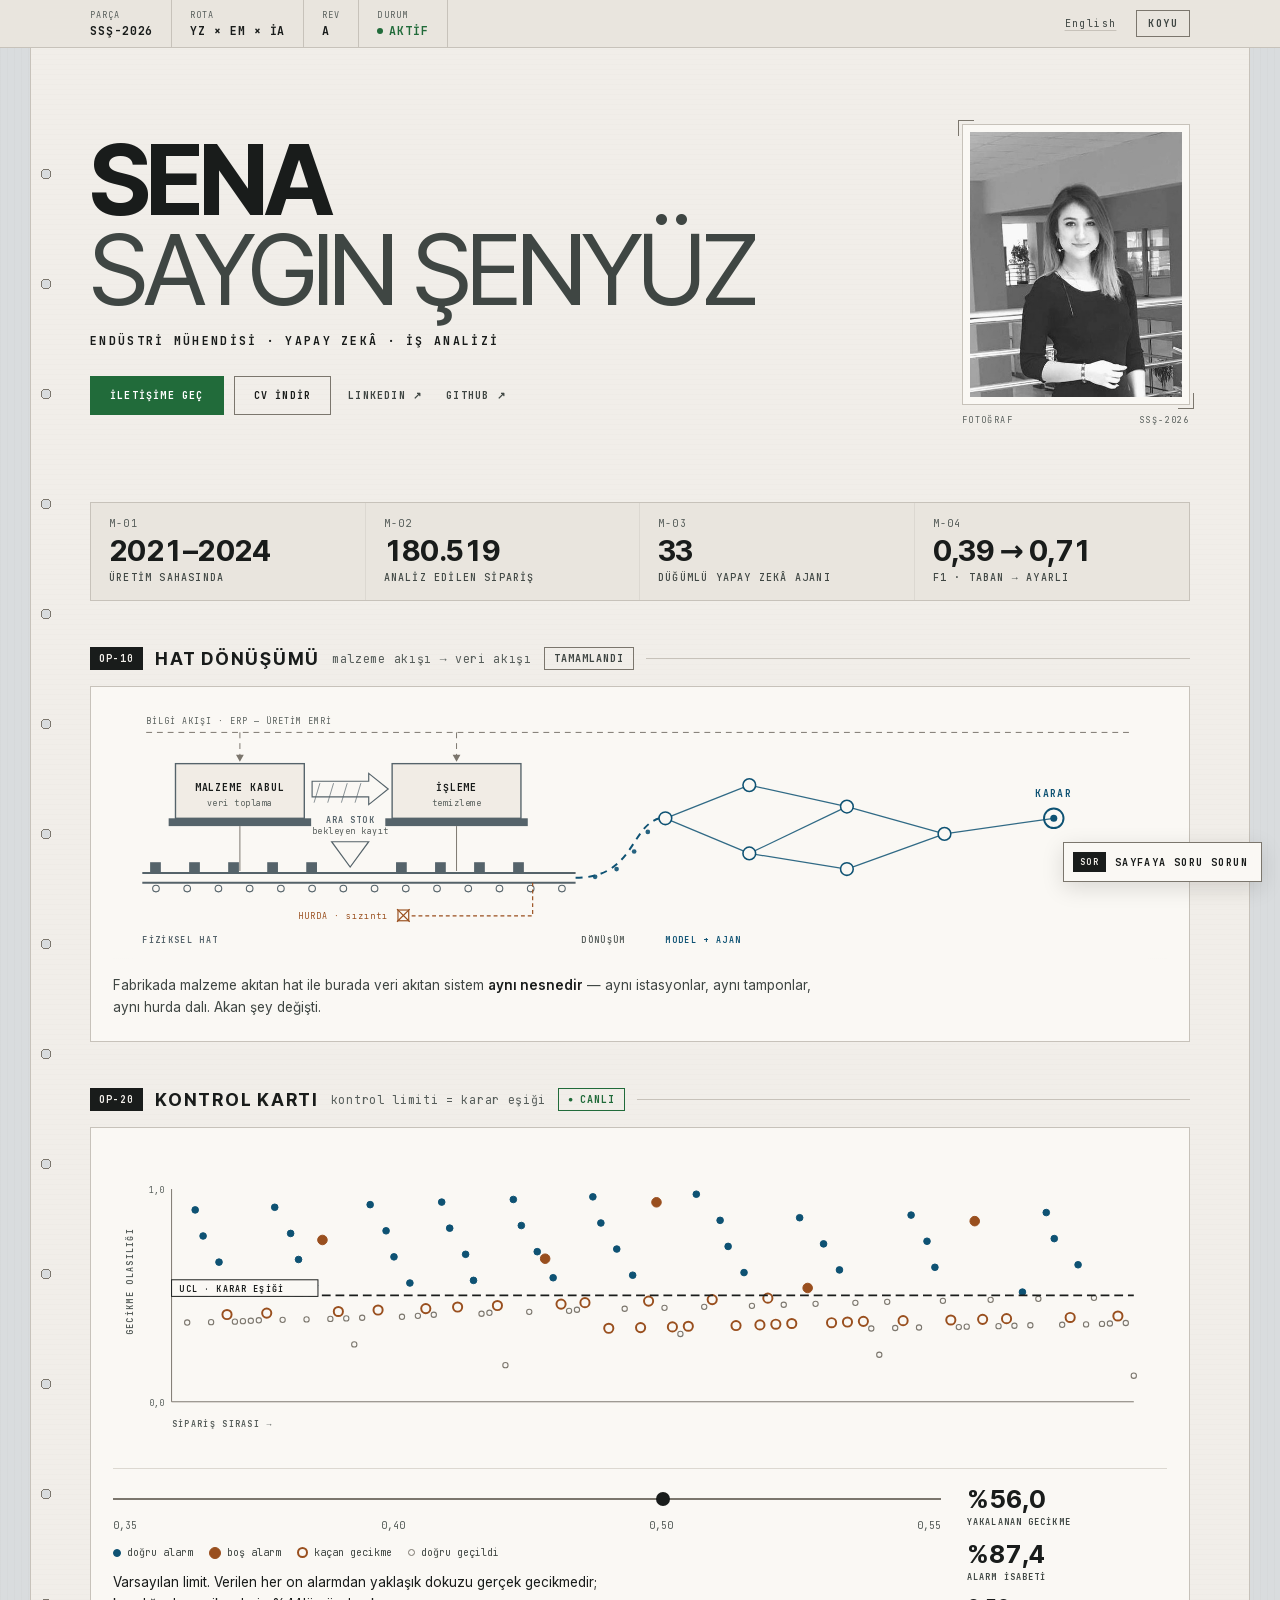
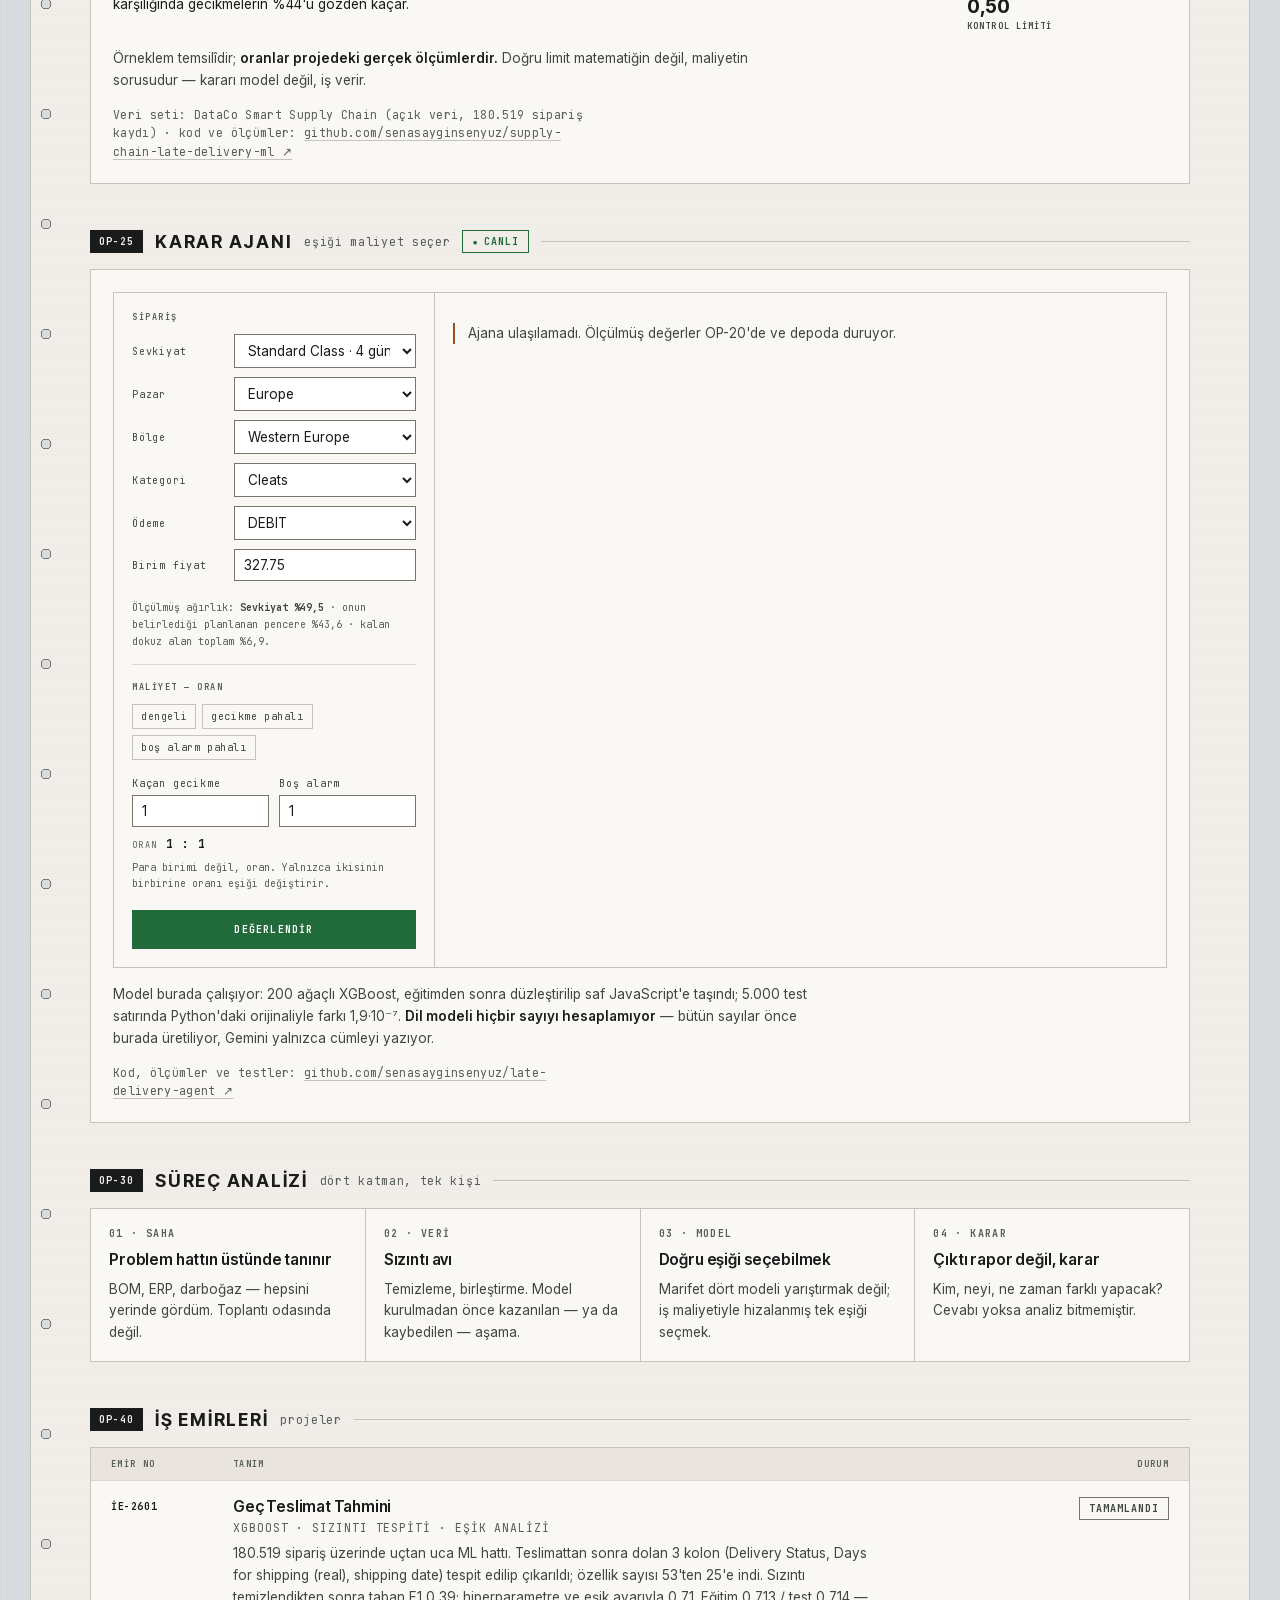
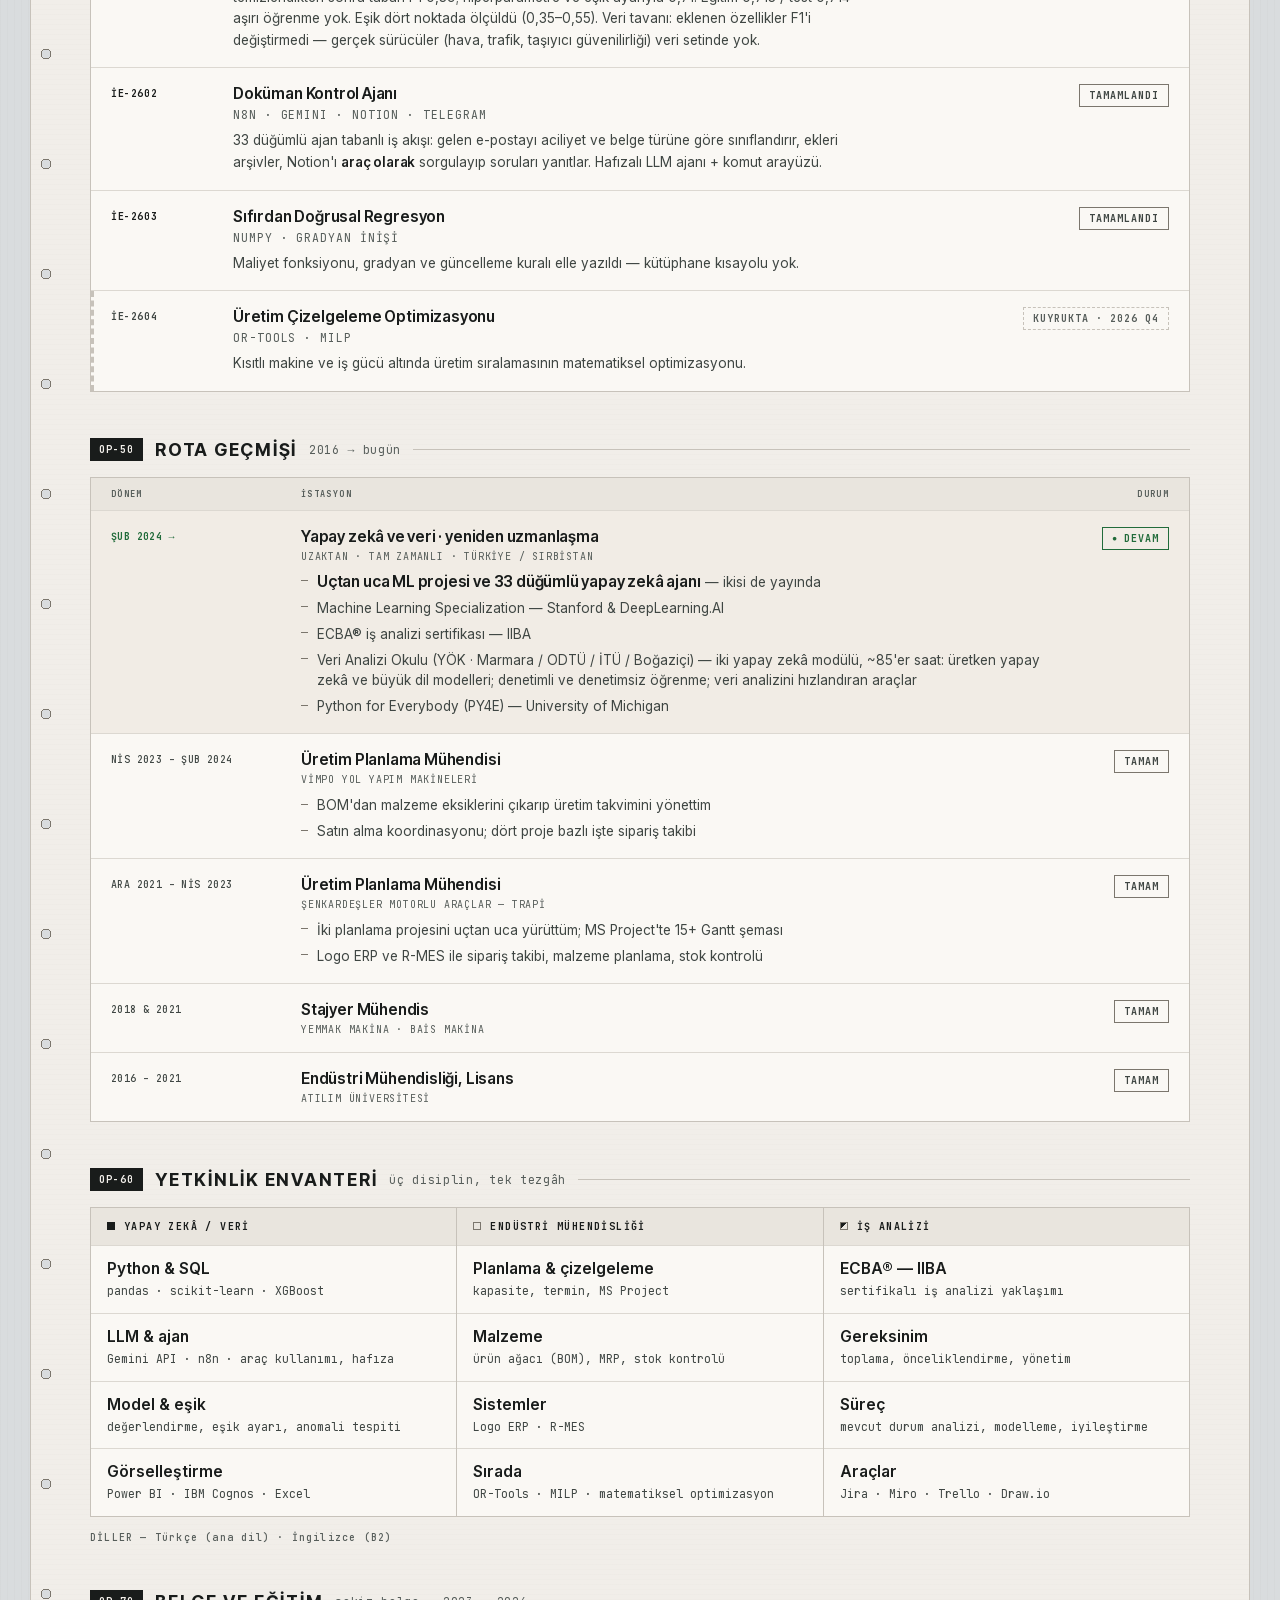
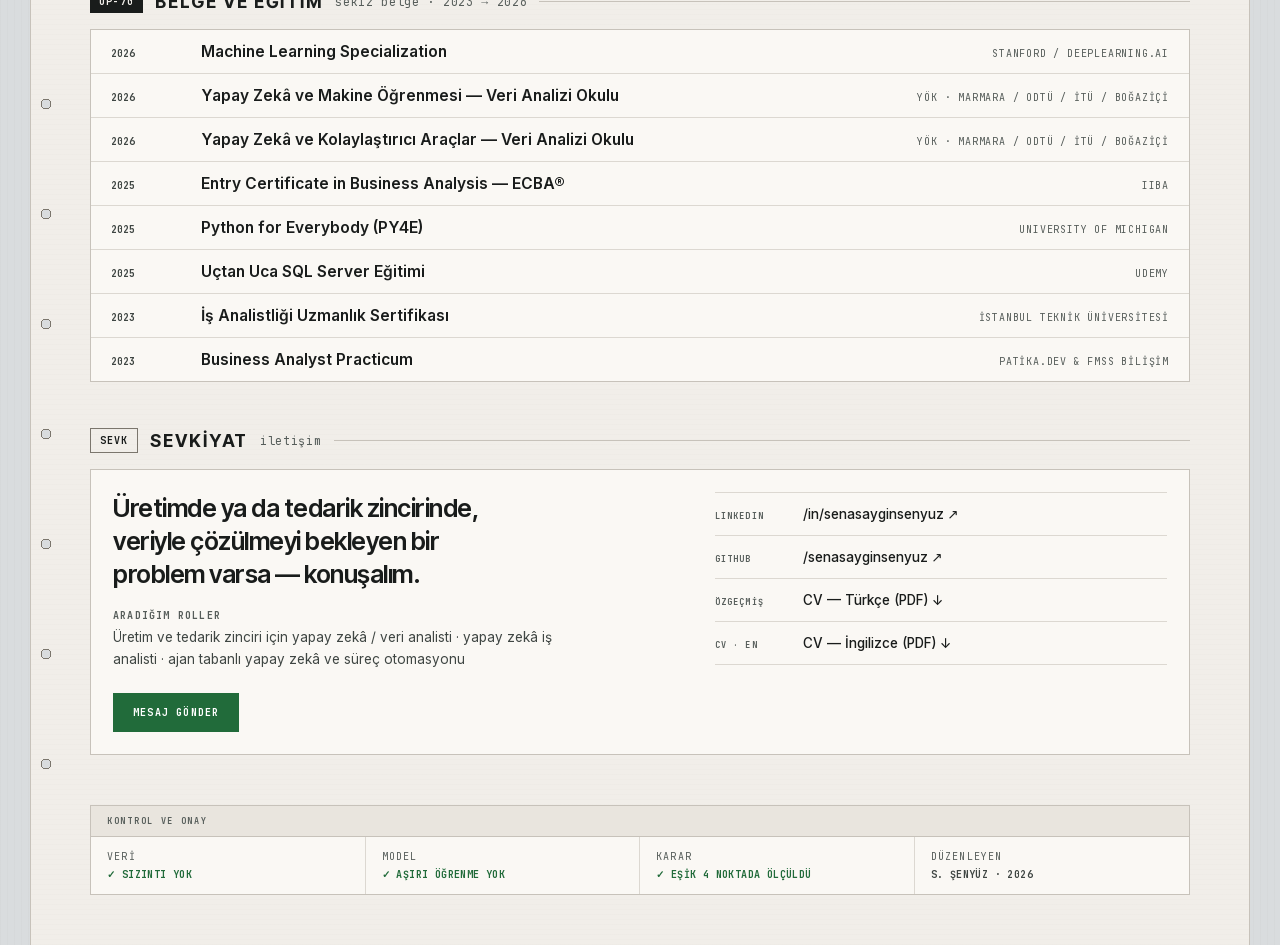
<file: index.html>
<!doctype html>
<html lang="tr" class="no-js">
<head>
<meta charset="utf-8">
<meta name="viewport" content="width=device-width,initial-scale=1">
<title>Sena Saygın Şenyüz — Endüstri Mühendisi · Yapay Zekâ · İş Analizi</title>
<meta name="description" content="Sena Saygın Şenyüz — endüstri mühendisi · yapay zekâ · iş analizi. Üretimi sahada planladım; şimdi tedarik zincirinde geç teslimatı, teslimat gerçekleşmeden önce tahmin eden modeller kuruyorum.">
<meta name="author" content="Sena Saygın Şenyüz">
<meta name="theme-color" content="#F1EEE9" media="(prefers-color-scheme:light)">
<meta name="theme-color" content="#1C1E1D" media="(prefers-color-scheme:dark)">
<meta name="color-scheme" content="dark light">
<link rel="canonical" href="https://senasayginsenyuz.com/">
<link rel="alternate" hreflang="tr" href="https://senasayginsenyuz.com/">
<link rel="alternate" hreflang="en" href="https://senasayginsenyuz.com/en/">
<link rel="alternate" hreflang="x-default" href="https://senasayginsenyuz.com/">
<meta property="og:type" content="website">
<meta property="og:locale" content="tr_TR">
<meta property="og:url" content="https://senasayginsenyuz.com/">
<meta property="og:site_name" content="Sena Saygın Şenyüz">
<meta property="og:title" content="Sena Saygın Şenyüz — Endüstri mühendisi · Yapay zekâ · İş analizi">
<meta property="og:description" content="180.519 siparişlik tedarik zinciri kaydında geç teslimat tahmini: F1 0,39 → 0,71. Maliyet yapısına göre eşiğini seçen, kendi katkısının olmadığı yeri söyleyen canlı karar ajanı.">
<meta property="og:image" content="https://senasayginsenyuz.com/assets/og.png">
<meta property="og:image:width" content="1200">
<meta property="og:image:height" content="630">
<meta property="og:image:alt" content="Rota kartı biçiminde vitrin: PARÇA SSŞ-2026, ROTA yapay zekâ × endüstri mühendisliği × iş analizi, taban F1 0,39 → ayarlı 0,71.">
<meta name="twitter:card" content="summary_large_image">
<link rel="icon" href="assets/favicon.svg" type="image/svg+xml">
<link rel="preload" href="assets/fonts/Inter-latin.woff2" as="font" type="font/woff2" crossorigin>
<link rel="preload" href="assets/fonts/InterTight-latin.woff2" as="font" type="font/woff2" crossorigin>
<link rel="stylesheet" href="site.css">
<script type="application/ld+json">
{"@context":"https://schema.org","@type":"Person","name":"Sena Saygın Şenyüz",
"jobTitle":"Endüstri Mühendisi · Yapay Zekâ · İş Analizi",
"url":"https://senasayginsenyuz.com/","image":"https://senasayginsenyuz.com/assets/portre.jpg",
"description":"Endüstri mühendisi; üretim ve tedarik zinciri için yapay zekâ ve veri analizi.",
"knowsLanguage":[{"@type":"Language","name":"Turkish"},{"@type":"Language","name":"English"}],
"alumniOf":{"@type":"CollegeOrUniversity","name":"Atılım Üniversitesi"},
"knowsAbout":["Makine öğrenmesi","Tedarik zinciri analitiği","Üretim planlama","İş analizi"],
"sameAs":["https://www.linkedin.com/in/senasayginsenyuz","https://github.com/senasayginsenyuz"]}
</script>
</head>
<body>
<a class="atla" href="#icerik">İçeriğe atla</a>

<!-- ══ ROTA KARTI ÜST ŞERİDİ ══ -->
<header class="rc" id="top">
  <div class="rc__in">
    <span class="rc__f"><i>PARÇA</i><b>SSŞ-2026</b></span>
    <span class="rc__f"><i>ROTA</i><b>YZ × EM × İA</b></span>
    <span class="rc__f rc__f--h"><i>REV</i><b>A</b></span>
    <span class="rc__f rc__f--h"><i>DURUM</i><b class="ok"><span aria-hidden="true"></span>AKTİF</b></span>
    <span class="rc__r"><a class="dil" href="en/" hreflang="en" lang="en">English</a><button class="chip" id="themeBtn">AÇIK</button></span>
  </div>
</header>

<main class="card" id="icerik" tabindex="-1">
  <div class="punch" aria-hidden="true"><i></i><i></i><i></i><i></i><i></i><i></i></div>

  <!-- ══ PARÇA TANIMI ══ -->
  <section class="hero wrap">
    <div>
      <h1 class="hero__name">SENA <br><span>SAYGIN ŞENYÜZ</span></h1>
      <p class="hero__role">ENDÜSTRİ MÜHENDİSİ · YAPAY ZEKÂ · İŞ ANALİZİ</p>
      <nav class="hero__cta">
        <a class="b b--fill" href="#sevkiyat">İLETİŞİME GEÇ</a>
        <a class="b" href="assets/Sena_Saygin_Senyuz_CV_TR.pdf" hreflang="tr" download>CV İNDİR</a>
        <a class="b b--bare" href="https://www.linkedin.com/in/senasayginsenyuz" target="_blank" rel="noopener">LINKEDIN ↗</a>
        <a class="b b--bare" href="https://github.com/senasayginsenyuz" target="_blank" rel="noopener">GITHUB ↗</a>
      </nav>
    </div>
    <figure class="hero__p">
      <div class="hero__frame">
        <img src="assets/portre.jpg" alt="Sena Saygın Şenyüz" width="400" height="500">
      </div>
      <figcaption class="hero__cap"><i>FOTOĞRAF</i>SSŞ-2026</figcaption>
    </figure>
  </section>

  <!-- ══ ÖLÇÜM NOKTALARI ══ -->
  <section class="wrap">
    <ul class="meas">
      <li><i>M-01</i><b>2021–2024</b><span>ÜRETİM SAHASINDA</span></li>
      <li><i>M-02</i><b>180.519</b><span>ANALİZ EDİLEN SİPARİŞ</span></li>
      <li><i>M-03</i><b>33</b><span>DÜĞÜMLÜ YAPAY ZEKÂ AJANI</span></li>
      <li><i>M-04</i><b>0,39 → 0,71</b><span>F1 · TABAN → AYARLI</span></li>
    </ul>
  </section>

  <!-- ══ OP-10 ══ -->
  <section class="wrap op" id="op10">
    <h2 class="oph"><span class="opn">OP-10</span>HAT DÖNÜŞÜMÜ<em>malzeme akışı → veri akışı</em><span class="st st--ok">TAMAMLANDI</span></h2>
    <div class="pan pan--pad">
      <div class="scrollx" tabindex="0" role="region"
           aria-label="Hat dönüşümü şeması — yatay kaydırılabilir">
      <svg class="flow" viewBox="0 0 1080 248" role="img"
           aria-label="Solda konveyör üzerinde malzeme taşıyan iki istasyonluk üretim hattı, ara stok tamponu ve hurda dalı; ortada dönüşüm; sağda karar düğümüne bağlanan veri akış grafiği">

        <!-- ── bilgi akışı: üretim emri yukarıdan iner ── -->
        <path class="f-info" d="M34 24 H1044"/>
        <text class="f-lab" x="34" y="15">BİLGİ AKIŞI · ERP — ÜRETİM EMRİ</text>
        <path class="f-info" d="M130 24 V52 M352 24 V52"/>
        <path class="f-tip" d="M126 47 L130 54 L134 47 Z M348 47 L352 54 L356 47 Z"/>

        <!-- ── istasyon 1 ── -->
        <g class="f-st">
          <rect x="64" y="56" width="132" height="56"/>
          <rect class="f-plinth" x="57" y="112" width="146" height="8"/>
          <text class="f-stn" x="130" y="84">MALZEME KABUL</text>
          <text class="f-sub" x="130" y="99">veri toplama</text>
        </g>

        <!-- ── itme oku (push) ── -->
        <g class="f-push">
          <path d="M204 74 H262 L262 66 L282 82 L262 98 L262 90 H204 Z"/>
          <path class="f-hatch" d="M212 76 L206 96 M226 76 L220 96 M240 76 L234 96 M254 76 L248 96"/>
        </g>

        <!-- ── istasyon 2 ── -->
        <g class="f-st">
          <rect x="286" y="56" width="132" height="56"/>
          <rect class="f-plinth" x="279" y="112" width="146" height="8"/>
          <text class="f-stn" x="352" y="84">İŞLEME</text>
          <text class="f-sub" x="352" y="99">temizleme</text>
        </g>

        <!-- ── istasyonları hatta bağlayan ayaklar ── -->
        <path class="f-leg" d="M130 120 V166 M352 120 V166"/>

        <!-- ── ara stok tamponu (hat üzerinde) ── -->
        <text class="f-buft" x="243" y="117" text-anchor="middle">ARA STOK</text>
        <text class="f-sub" x="243" y="128" text-anchor="middle">bekleyen kayıt</text>
        <polygon class="f-buf" points="224,136 262,136 243,162"/>

        <!-- ── konveyör: iki ray + makaralar ── -->
        <path class="f-belt" d="M30 168 H474 M30 178 H474"/>
        <g class="f-roll">
          <circle cx="44" cy="184" r="3.4"/><circle cx="76" cy="184" r="3.4"/>
          <circle cx="108" cy="184" r="3.4"/><circle cx="140" cy="184" r="3.4"/>
          <circle cx="172" cy="184" r="3.4"/><circle cx="204" cy="184" r="3.4"/>
          <circle cx="236" cy="184" r="3.4"/><circle cx="268" cy="184" r="3.4"/>
          <circle cx="300" cy="184" r="3.4"/><circle cx="332" cy="184" r="3.4"/>
          <circle cx="364" cy="184" r="3.4"/><circle cx="396" cy="184" r="3.4"/>
          <circle cx="428" cy="184" r="3.4"/><circle cx="460" cy="184" r="3.4"/>
        </g>

        <!-- ── hattın üstündeki malzeme ── -->
        <g class="f-unit">
          <rect x="38" y="157" width="11" height="11"/><rect x="78" y="157" width="11" height="11"/>
          <rect x="118" y="157" width="11" height="11"/><rect x="158" y="157" width="11" height="11"/>
          <rect x="198" y="157" width="11" height="11"/>
          <rect x="290" y="157" width="11" height="11"/><rect x="330" y="157" width="11" height="11"/>
          <rect x="370" y="157" width="11" height="11"/><rect x="410" y="157" width="11" height="11"/>
        </g>

        <!-- ── hurda dalı: hattan düşen parça ── -->
        <path class="f-scrap" d="M430 178 V212 H306"/>
        <g class="f-scrapu">
          <rect x="292" y="206" width="11" height="11"/>
          <path d="M291 205 L304 218 M304 205 L291 218"/>
        </g>
        <text class="f-lab2" x="282" y="215" text-anchor="end">HURDA · sızıntı</text>

        <!-- ── dönüşüm ── -->
        <path class="f-morph" d="M474 173 C534 173 530 120 560 112"/>
        <circle class="f-p" cx="494" cy="172" r="2.4"/><circle class="f-p" cx="516" cy="164" r="2.4"/>
        <circle class="f-p" cx="534" cy="146" r="2.4"/><circle class="f-p" cx="548" cy="126" r="2.4"/>

        <!-- ── model + agent ── -->
        <g class="f-edge">
          <path d="M566 112 L652 78"/><path d="M566 112 L652 148"/><path d="M652 78 L752 100"/>
          <path d="M652 148 L752 100"/><path d="M652 148 L752 164"/><path d="M752 100 L852 128"/>
          <path d="M752 164 L852 128"/><path d="M852 128 L964 112"/>
        </g>
        <g class="f-node"><circle cx="566" cy="112" r="6.5"/><circle cx="652" cy="78" r="6.5"/>
          <circle cx="652" cy="148" r="6.5"/><circle cx="752" cy="100" r="6.5"/>
          <circle cx="752" cy="164" r="6.5"/><circle cx="852" cy="128" r="6.5"/></g>
        <circle class="f-out" cx="964" cy="112" r="10"/><circle class="f-out2" cx="964" cy="112" r="3.6"/>
        <text class="f-nl" x="964" y="90" text-anchor="middle">KARAR</text>

        <!-- ── bölge künyeleri ── -->
        <text class="f-z" x="30" y="240">FİZİKSEL HAT</text>
        <text class="f-z f-z--m" x="480" y="240">DÖNÜŞÜM</text>
        <text class="f-z f-z--a" x="566" y="240">MODEL + AJAN</text>
      </svg>
      </div>
      <p class="shint">← şemayı yatay kaydırın · ok tuşlarıyla da kaydırılabilir →</p>
      <p class="opnote">Fabrikada malzeme akıtan hat ile burada veri akıtan sistem
        <b>aynı nesnedir</b> — aynı istasyonlar, aynı tamponlar, aynı hurda dalı. Akan şey değişti.</p>
    </div>
  </section>

  <!-- ══ OP-20 ══ -->
  <section class="wrap op" id="op20">
    <h2 class="oph"><span class="opn">OP-20</span>KONTROL KARTI<em>kontrol limiti = karar eşiği</em><span class="st st--live">CANLI</span></h2>
    <div class="pan pan--pad">
      <div class="scrollx" tabindex="0" role="region"
           aria-label="Kontrol kartı — yatay kaydırılabilir">
      <svg class="ck" viewBox="0 0 1080 300" role="img" aria-labelledby="ckT2 ckD2">
        <title id="ckT2">Kontrol kartı</title>
        <desc id="ckD2">Her nokta bir sipariş; yüksekliği modelin gecikme olasılığı. Yatay kesik çizgi kontrol limiti ve aynı zamanda karar eşiği. Limitin üstündekilere alarm verilir.</desc>
        <line class="ck-ax" x1="60" y1="258" x2="1046" y2="258"/><line class="ck-ax" x1="60" y1="40" x2="60" y2="258"/>
        <text class="ck-yl" x="52" y="44" text-anchor="end">1,0</text>
        <text class="ck-yl" x="52" y="262" text-anchor="end">0,0</text>
        <text class="ck-axl" x="60" y="284">SİPARİŞ SIRASI →</text>
        <text class="ck-axl" transform="translate(20,190) rotate(-90)">GECİKME OLASILIĞI</text>
        <g id="ckPts"></g>
        <g id="ckLimit">
          <line class="ck-ucl" x1="60" y1="149" x2="1046" y2="149"/>
          <rect class="ck-lb" x="60" y="133" width="150" height="17"/>
          <text class="ck-lt" x="68" y="146">UCL · KARAR EŞİĞİ</text>
        </g>
      </svg>
      </div>
      <p class="shint">← kartı yatay kaydırın · ok tuşlarıyla da kaydırılabilir →</p>
      <div class="ckui">
        <div class="ckui__l">
          <input class="ckrg" id="ckR" type="range" min="0" max="3" step="1" value="2"
            aria-label="Kontrol limiti — ok tuşlarıyla da değiştirilebilir">
          <div class="cksc"><span>0,35</span><span>0,40</span><span>0,50</span><span>0,55</span></div>
          <ul class="cklg"><li><i class="k1"></i>doğru alarm</li><li><i class="k2"></i>boş alarm</li>
            <li><i class="k3"></i>kaçan gecikme</li><li><i class="k4"></i>doğru geçildi</li></ul>
          <p class="ckn" id="ckNote" aria-live="polite"></p>
        </div>
        <div class="ckui__r" aria-live="polite">
          <div class="ckv"><b id="ckRec">%56,0</b><span>YAKALANAN GECİKME</span></div>
          <div class="ckv"><b id="ckPre">%87,4</b><span>ALARM İSABETİ</span></div>
          <div class="ckv ckv--s"><b id="ckT">0,50</b><span>KONTROL LİMİTİ</span></div>
        </div>
      </div>
      <p class="yedek">Ölçülen eşik tablosu — yakalanan gecikme / alarm isabeti:
        0,35 → %99,8 / %57,4 · 0,40 → %78,0 / %66,4 · 0,50 → %56,0 / %87,4 ·
        0,55 → %54,4 / %88,7. Sınıf dengesi: %54,8 geç, %45,2 zamanında.</p>
      <p class="opnote">Örneklem temsilîdir; <b>oranlar projedeki gerçek ölçümlerdir.</b>
        Doğru limit matematiğin değil, maliyetin sorusudur — kararı model değil, iş verir.</p>
      <p class="kaynak">Veri seti: DataCo Smart Supply Chain (açık veri, 180.519 sipariş kaydı) ·
        kod ve ölçümler: <a href="https://github.com/senasayginsenyuz/supply-chain-late-delivery-ml"
        target="_blank" rel="noopener">github.com/senasayginsenyuz/supply-chain-late-delivery-ml ↗</a></p>
    </div>
  </section>

  <!-- ══ OP-25 ══ -->
  <section class="wrap op" id="op25">
    <h2 class="oph"><span class="opn">OP-25</span>KARAR AJANI<em>eşiği maliyet seçer</em><span class="st st--live">CANLI</span></h2>
    <div class="pan pan--pad">
      <form class="ag" id="agForm" autocomplete="off">
        <div class="ag__in">
          <fieldset>
            <legend>SİPARİŞ</legend>
            <div class="ag__f">
              <label><span>Sevkiyat</span>
                <select id="agMode">
                  <option value="Standard Class">Standard Class · 4 gün</option>
                  <option value="Second Class">Second Class · 2 gün</option>
                  <option value="First Class">First Class · 1 gün</option>
                  <option value="Same Day">Same Day · 0 gün</option>
                </select></label>
              <label><span>Pazar</span>
                <select id="agMarket">
                  <option>Europe</option><option>LATAM</option><option>Pacific Asia</option>
                  <option>USCA</option><option>Africa</option>
                </select></label>
              <label><span>Bölge</span>
                <select id="agRegion">
                  <option value="Canada" data-m="USCA">Canada</option>
                  <option value="Caribbean" data-m="LATAM">Caribbean</option>
                  <option value="Central Africa" data-m="Africa">Central Africa</option>
                  <option value="Central America" data-m="LATAM">Central America</option>
                  <option value="Central Asia" data-m="Pacific Asia">Central Asia</option>
                  <option value="East Africa" data-m="Africa">East Africa</option>
                  <option value="East of USA" data-m="USCA">East of USA</option>
                  <option value="Eastern Asia" data-m="Pacific Asia">Eastern Asia</option>
                  <option value="Eastern Europe" data-m="Europe">Eastern Europe</option>
                  <option value="North Africa" data-m="Africa">North Africa</option>
                  <option value="Northern Europe" data-m="Europe">Northern Europe</option>
                  <option value="Oceania" data-m="Pacific Asia">Oceania</option>
                  <option value="South America" data-m="LATAM">South America</option>
                  <option value="South Asia" data-m="Pacific Asia">South Asia</option>
                  <option value="South of  USA " data-m="USCA">South of USA</option>
                  <option value="Southeast Asia" data-m="Pacific Asia">Southeast Asia</option>
                  <option value="Southern Africa" data-m="Africa">Southern Africa</option>
                  <option value="Southern Europe" data-m="Europe">Southern Europe</option>
                  <option value="US Center " data-m="USCA">US Center</option>
                  <option value="West Africa" data-m="Africa">West Africa</option>
                  <option value="West Asia" data-m="Pacific Asia">West Asia</option>
                  <option value="West of USA " data-m="USCA">West of USA</option>
                  <option value="Western Europe" data-m="Europe" selected>Western Europe</option>
                </select></label>
              <label><span>Kategori</span>
                <select id="agCat">
                  <option>Accessories</option><option value="As Seen on  TV!">As Seen on TV!</option>
                  <option value="Baby ">Baby</option><option>Baseball &amp; Softball</option>
                  <option>Basketball</option><option value="Books ">Books</option>
                  <option>Boxing &amp; MMA</option><option value="CDs ">CDs</option>
                  <option value="Cameras ">Cameras</option><option>Camping &amp; Hiking</option>
                  <option>Cardio Equipment</option><option>Children's Clothing</option>
                  <option selected>Cleats</option><option>Computers</option>
                  <option>Consumer Electronics</option><option>Crafts</option>
                  <option>DVDs</option><option>Electronics</option><option>Fishing</option>
                  <option>Fitness Accessories</option><option>Garden</option>
                  <option>Girls' Apparel</option><option>Golf Apparel</option>
                  <option>Golf Bags &amp; Carts</option><option>Golf Balls</option>
                  <option>Golf Gloves</option><option>Golf Shoes</option>
                  <option>Health and Beauty</option><option>Hockey</option>
                  <option>Hunting &amp; Shooting</option><option>Indoor/Outdoor Games</option>
                  <option>Kids' Golf Clubs</option><option>Lacrosse</option>
                  <option>Men's Clothing</option><option>Men's Footwear</option>
                  <option>Men's Golf Clubs</option><option>Music</option>
                  <option>Pet Supplies</option><option>Shop By Sport</option>
                  <option>Soccer</option><option>Sporting Goods</option>
                  <option>Strength Training</option><option>Tennis &amp; Racquet</option>
                  <option>Toys</option><option>Trade-In</option><option>Video Games</option>
                  <option>Water Sports</option><option>Women's Apparel</option>
                  <option>Women's Clothing</option><option>Women's Golf Clubs</option>
                </select></label>
              <label><span>Ödeme</span>
                <select id="agPay">
                  <option>DEBIT</option><option>TRANSFER</option>
                  <option>PAYMENT</option><option>CASH</option>
                </select></label>
              <label><span>Birim fiyat</span>
                <input id="agPrice" type="number" min="0" max="5000" step="0.01" value="327.75"></label>
            </div>
          </fieldset>
          <p class="ag__agir">Ölçülmüş ağırlık: <b>Sevkiyat %49,5</b> · onun belirlediği planlanan pencere %43,6 · kalan dokuz alan toplam %6,9.</p>

          <fieldset>
            <legend>MALİYET — ORAN</legend>
            <div class="ag__on">
              <button type="button" data-m="1" data-f="1">dengeli</button>
              <button type="button" data-m="10" data-f="1">gecikme pahalı</button>
              <button type="button" data-m="1" data-f="10">boş alarm pahalı</button>
            </div>
            <div class="ag__pair">
              <label><span>Kaçan gecikme</span>
                <input id="agMiss" type="number" min="0" max="1000" step="1" value="1"></label>
              <label><span>Boş alarm</span>
                <input id="agFalse" type="number" min="0" max="1000" step="1" value="1"></label>
            </div>
            <p class="ag__oran"><i>ORAN</i><b id="agOran">1 : 1</b></p>
            <p class="ag__note">Para birimi değil, oran. Yalnızca ikisinin
              birbirine oranı eşiği değiştirir.</p>
          </fieldset>
          <button class="b b--fill ag__go" type="submit" id="agGo">DEĞERLENDİR</button>
        </div>

        <div class="ag__out" id="agOut" aria-live="polite">
          <p class="ag__idle">Bir sipariş ve iki maliyet verin. Ajan modeli
            çalıştırır, ölçülmüş eşik eğrisi üzerinde beklenen maliyeti en aza
            indiren eşiği seçer, kararı ve elinizde kalan hareketi yazar —
            ve model kendini karşılamıyorsa bunu da söyler.</p>
        </div>
      </form>

      <p class="opnote">Model burada çalışıyor: 200 ağaçlı XGBoost, eğitimden sonra
        düzleştirilip saf JavaScript'e taşındı; 5.000 test satırında Python'daki
        orijinaliyle farkı 1,9·10⁻⁷. <b>Dil modeli hiçbir sayıyı hesaplamıyor</b> —
        bütün sayılar önce burada üretiliyor, Gemini yalnızca cümleyi yazıyor.</p>
      <p class="kaynak">Kod, ölçümler ve testler:
        <a href="https://github.com/senasayginsenyuz/late-delivery-agent"
        target="_blank" rel="noopener">github.com/senasayginsenyuz/late-delivery-agent ↗</a></p>
    </div>
  </section>

  <!-- ══ OP-30 ══ -->
  <section class="wrap op" id="op30">
    <h2 class="oph"><span class="opn">OP-30</span>SÜREÇ ANALİZİ<em>dört katman, tek kişi</em></h2>
    <div class="lay">
      <div class="lay__i"><span class="lay__k">01 · SAHA</span><b>Problem hattın üstünde tanınır</b>
        <p>BOM, ERP, darboğaz — hepsini yerinde gördüm. Toplantı odasında değil.</p></div>
      <div class="lay__i"><span class="lay__k">02 · VERİ</span><b>Sızıntı avı</b>
        <p>Temizleme, birleştirme. Model kurulmadan önce kazanılan — ya da kaybedilen — aşama.</p></div>
      <div class="lay__i"><span class="lay__k">03 · MODEL</span><b>Doğru eşiği seçebilmek</b>
        <p>Marifet dört modeli yarıştırmak değil; iş maliyetiyle hizalanmış tek eşiği seçmek.</p></div>
      <div class="lay__i"><span class="lay__k">04 · KARAR</span><b>Çıktı rapor değil, karar</b>
        <p>Kim, neyi, ne zaman farklı yapacak? Cevabı yoksa analiz bitmemiştir.</p></div>
    </div>
  </section>

  <!-- ══ OP-40 ══ -->
  <section class="wrap op" id="op40">
    <h2 class="oph"><span class="opn">OP-40</span>İŞ EMİRLERİ<em>projeler</em></h2>
    <div class="pan">
      <div class="wo wo--h"><span>EMİR NO</span><span>TANIM</span><span>DURUM</span></div>
      <a class="wo" href="https://github.com/senasayginsenyuz/supply-chain-late-delivery-ml" target="_blank" rel="noopener" aria-label="İE-2601 · Geç Teslimat Tahmini — GitHub deposu">
        <span class="wo__n">İE-2601</span>
        <span class="wo__b"><b>Geç Teslimat Tahmini</b><i>XGBOOST · SIZINTI TESPİTİ · EŞİK ANALİZİ</i>
          <p>180.519 sipariş üzerinde uçtan uca ML hattı. Teslimattan sonra dolan 3 kolon
            (Delivery Status, Days for shipping (real), shipping date) tespit edilip çıkarıldı;
            özellik sayısı 53'ten 25'e indi. Sızıntı temizlendikten sonra taban F1 0,39;
            hiperparametre ve eşik ayarıyla 0,71. Eğitim 0,713 / test 0,714 — aşırı öğrenme yok.
            Eşik dört noktada ölçüldü (0,35–0,55). Veri tavanı: eklenen özellikler F1'i
            değiştirmedi — gerçek sürücüler (hava, trafik, taşıyıcı güvenilirliği) veri setinde yok.</p></span>
        <span class="st st--ok">TAMAMLANDI</span>
      </a>
      <a class="wo" href="https://github.com/senasayginsenyuz/document-control-agent" target="_blank" rel="noopener" aria-label="İE-2602 · Doküman Kontrol Ajanı — GitHub deposu">
        <span class="wo__n">İE-2602</span>
        <span class="wo__b"><b>Doküman Kontrol Ajanı</b><i>N8N · GEMINI · NOTION · TELEGRAM</i>
          <p>33 düğümlü ajan tabanlı iş akışı: gelen e-postayı aciliyet ve belge türüne göre sınıflandırır, ekleri arşivler,
            Notion'ı <b>araç olarak</b> sorgulayıp soruları yanıtlar. Hafızalı LLM ajanı + komut arayüzü.</p></span>
        <span class="st st--ok">TAMAMLANDI</span>
      </a>
      <a class="wo" href="https://github.com/senasayginsenyuz/car-price-linear-regression" target="_blank" rel="noopener" aria-label="İE-2603 · Sıfırdan Doğrusal Regresyon — GitHub deposu">
        <span class="wo__n">İE-2603</span>
        <span class="wo__b"><b>Sıfırdan Doğrusal Regresyon</b><i>NUMPY · GRADYAN İNİŞİ</i>
          <p>Maliyet fonksiyonu, gradyan ve güncelleme kuralı elle yazıldı — kütüphane kısayolu yok.</p></span>
        <span class="st st--ok">TAMAMLANDI</span>
      </a>
      <div class="wo wo--q">
        <span class="wo__n">İE-2604</span>
        <span class="wo__b"><b>Üretim Çizelgeleme Optimizasyonu</b><i>OR-TOOLS · MILP</i>
          <p>Kısıtlı makine ve iş gücü altında üretim sıralamasının matematiksel optimizasyonu.</p></span>
        <span class="st">KUYRUKTA · 2026 Q4</span>
      </div>
    </div>
  </section>

  <!-- ══ OP-50 ══ -->
  <section class="wrap op" id="op50">
    <h2 class="oph"><span class="opn">OP-50</span>ROTA GEÇMİŞİ<em>2016 → bugün</em></h2>
    <div class="pan">
      <div class="rt2 rt2--h"><span>DÖNEM</span><span>İSTASYON</span><span>DURUM</span></div>
      <div class="rt2 rt2--on">
        <span class="rt2__d">ŞUB 2024 →</span>
        <span class="rt2__b"><b>Yapay zekâ ve veri · yeniden uzmanlaşma</b><i>UZAKTAN · TAM ZAMANLI · TÜRKİYE / SIRBİSTAN</i>
          <ul><li><b>Uçtan uca ML projesi ve 33 düğümlü yapay zekâ ajanı</b> — ikisi de yayında</li>
              <li>Machine Learning Specialization — Stanford &amp; DeepLearning.AI</li>
              <li>ECBA® iş analizi sertifikası — IIBA</li>
              <li>Veri Analizi Okulu (YÖK · Marmara / ODTÜ / İTÜ / Boğaziçi) — iki yapay zekâ
                modülü, ~85'er saat:
                üretken yapay zekâ ve büyük dil modelleri; denetimli ve denetimsiz öğrenme;
                veri analizini hızlandıran araçlar</li>
              <li>Python for Everybody (PY4E) — University of Michigan</li></ul></span>
        <span class="st st--live">DEVAM</span>
      </div>
      <div class="rt2">
        <span class="rt2__d">NİS 2023 – ŞUB 2024</span>
        <span class="rt2__b"><b>Üretim Planlama Mühendisi</b><i>VİMPO YOL YAPIM MAKİNELERİ</i>
          <ul><li>BOM'dan malzeme eksiklerini çıkarıp üretim takvimini yönettim</li>
              <li>Satın alma koordinasyonu; dört proje bazlı işte sipariş takibi</li></ul></span>
        <span class="st st--ok">TAMAM</span>
      </div>
      <div class="rt2">
        <span class="rt2__d">ARA 2021 – NİS 2023</span>
        <span class="rt2__b"><b>Üretim Planlama Mühendisi</b><i>ŞENKARDEŞLER MOTORLU ARAÇLAR — TRAPİ</i>
          <ul><li>İki planlama projesini uçtan uca yürüttüm; MS Project'te 15+ Gantt şeması</li>
              <li>Logo ERP ve R-MES ile sipariş takibi, malzeme planlama, stok kontrolü</li></ul></span>
        <span class="st st--ok">TAMAM</span>
      </div>
      <div class="rt2">
        <span class="rt2__d">2018 &amp; 2021</span>
        <span class="rt2__b"><b>Stajyer Mühendis</b><i>YEMMAK MAKİNA · BAİS MAKİNA</i></span>
        <span class="st st--ok">TAMAM</span>
      </div>
      <div class="rt2">
        <span class="rt2__d">2016 – 2021</span>
        <span class="rt2__b"><b>Endüstri Mühendisliği, Lisans</b><i>ATILIM ÜNİVERSİTESİ</i></span>
        <span class="st st--ok">TAMAM</span>
      </div>
    </div>
  </section>

  <!-- ══ OP-60 ══ -->
  <section class="wrap op" id="op60">
    <h2 class="oph"><span class="opn">OP-60</span>YETKİNLİK ENVANTERİ<em>üç disiplin, tek tezgâh</em></h2>
    <div class="inv">
      <div class="inv__c">
        <div class="inv__h"><span class="dotk" aria-hidden="true"></span>YAPAY ZEKÂ / VERİ</div>
        <div class="inv__i"><b>Python &amp; SQL</b><span>pandas · scikit-learn · XGBoost</span></div>
        <div class="inv__i"><b>LLM &amp; ajan</b><span>Gemini API · n8n · araç kullanımı, hafıza</span></div>
        <div class="inv__i"><b>Model &amp; eşik</b><span>değerlendirme, eşik ayarı, anomali tespiti</span></div>
        <div class="inv__i"><b>Görselleştirme</b><span>Power BI · IBM Cognos · Excel</span></div>
      </div>
      <div class="inv__c">
        <div class="inv__h"><span class="dotk dotk--o" aria-hidden="true"></span>ENDÜSTRİ MÜHENDİSLİĞİ</div>
        <div class="inv__i"><b>Planlama &amp; çizelgeleme</b><span>kapasite, termin, MS Project</span></div>
        <div class="inv__i"><b>Malzeme</b><span>ürün ağacı (BOM), MRP, stok kontrolü</span></div>
        <div class="inv__i"><b>Sistemler</b><span>Logo ERP · R-MES</span></div>
        <div class="inv__i"><b>Sırada</b><span>OR-Tools · MILP · matematiksel optimizasyon</span></div>
      </div>
      <div class="inv__c">
        <div class="inv__h"><span class="dotk dotk--h" aria-hidden="true"></span>İŞ ANALİZİ</div>
        <div class="inv__i"><b>ECBA® — IIBA</b><span>sertifikalı iş analizi yaklaşımı</span></div>
        <div class="inv__i"><b>Gereksinim</b><span>toplama, önceliklendirme, yönetim</span></div>
        <div class="inv__i"><b>Süreç</b><span>mevcut durum analizi, modelleme, iyileştirme</span></div>
        <div class="inv__i"><b>Araçlar</b><span>Jira · Miro · Trello · Draw.io</span></div>
      </div>
    </div>
    <p class="inv__n">DİLLER — Türkçe (ana dil) · İngilizce (B2)</p>
  </section>

  <!-- ══ OP-70 ══ -->
  <section class="wrap op" id="op70">
    <h2 class="oph"><span class="opn">OP-70</span>BELGE VE EĞİTİM<em>sekiz belge · 2023 → 2026</em></h2>
    <div class="pan">
      <div class="cert"><span>2026</span><b>Machine Learning Specialization</b><i>STANFORD / DEEPLEARNING.AI</i></div>
      <div class="cert"><span>2026</span><b>Yapay Zekâ ve Makine Öğrenmesi — Veri Analizi Okulu</b><i>YÖK · MARMARA / ODTÜ / İTÜ / BOĞAZİÇİ</i></div>
      <div class="cert"><span>2026</span><b>Yapay Zekâ ve Kolaylaştırıcı Araçlar — Veri Analizi Okulu</b><i>YÖK · MARMARA / ODTÜ / İTÜ / BOĞAZİÇİ</i></div>
      <div class="cert"><span>2025</span><b>Entry Certificate in Business Analysis — ECBA®</b><i>IIBA</i></div>
      <div class="cert"><span>2025</span><b>Python for Everybody (PY4E)</b><i>UNIVERSITY OF MICHIGAN</i></div>
      <div class="cert"><span>2025</span><b>Uçtan Uca SQL Server Eğitimi</b><i>UDEMY</i></div>
      <div class="cert"><span>2023</span><b>İş Analistliği Uzmanlık Sertifikası</b><i>İSTANBUL TEKNİK ÜNİVERSİTESİ</i></div>
      <div class="cert"><span>2023</span><b>Business Analyst Practicum</b><i>PATİKA.DEV &amp; FMSS BİLİŞİM</i></div>
    </div>
  </section>

  <!-- ══ SEVKİYAT ══ -->
  <section class="wrap op" id="sevkiyat">
    <h2 class="oph"><span class="opn opn--out">SEVK</span>SEVKİYAT<em>iletişim</em></h2>
    <div class="pan pan--pad ship">
      <div>
        <p class="ship__t">Üretimde ya da tedarik zincirinde, veriyle çözülmeyi bekleyen
          bir problem varsa — konuşalım.</p>
        <p class="ship__r"><i>ARADIĞIM ROLLER</i>Üretim ve tedarik zinciri için yapay zekâ / veri analisti ·
          yapay zekâ iş analisti · ajan tabanlı yapay zekâ ve süreç otomasyonu</p>
        <button class="b b--fill" type="button" id="formOpen">MESAJ GÖNDER</button>
        <p class="ship__r nojs"><i>MESAJ FORMU</i>Form JavaScript ile açılıyor; kapalıysa
          LinkedIn üzerinden ulaşabilirsiniz — bağlantı yanda.</p>
      </div>
      <div>
        <ul class="ship__l">
          <li><a href="https://www.linkedin.com/in/senasayginsenyuz" target="_blank" rel="noopener"><i>LINKEDIN</i>/in/senasayginsenyuz ↗</a></li>
          <li><a href="https://github.com/senasayginsenyuz" target="_blank" rel="noopener"><i>GITHUB</i>/senasayginsenyuz ↗</a></li>
          <li><a href="assets/Sena_Saygin_Senyuz_CV_TR.pdf" hreflang="tr" download><i>ÖZGEÇMİŞ</i>CV — Türkçe (PDF) ↓</a></li>
        <li><a href="assets/Sena_Saygin_Senyuz_CV_EN.pdf" hreflang="en" download><i>CV · EN</i>CV — İngilizce (PDF) ↓</a></li>
        </ul>
      </div>
    </div>
  </section>

  <!-- ══ KONTROL VE ONAY ══ -->
  <footer class="wrap">
    <div class="appr">
      <span class="appr__t">KONTROL VE ONAY</span>
      <div class="appr__g">
        <div><i>VERİ</i><b>✓ SIZINTI YOK</b></div>
        <div><i>MODEL</i><b>✓ AŞIRI ÖĞRENME YOK</b></div>
        <div><i>KARAR</i><b>✓ EŞİK 4 NOKTADA ÖLÇÜLDÜ</b></div>
        <div><i>DÜZENLEYEN</i><b>S. ŞENYÜZ · 2026</b></div>
      </div>
    </div>
  </footer>
</main>

<!-- ══ SAYFA AJANI — sabit köşe ══ -->
<div class="ajan" id="ajan">
  <button class="ajan__ac" id="ajanAc" type="button" aria-expanded="false" aria-controls="ajanPanel">
    <span class="ajan__tag">SOR</span>SAYFAYA SORU SORUN
  </button>

  <section class="ajan__p" id="ajanPanel" role="dialog" aria-label="Sayfaya soru sorun" hidden>
    <header class="ajan__h">
      <b>SAYFA AJANI</b>
      <button type="button" id="ajanKapat" aria-label="Kapat">&#10005;</button>
    </header>

    <div class="ajan__g">
      <div class="qa__ex">
        <button type="button" data-q="Hangi makine öğrenmesi projelerini yaptı?">ML projeleri</button>
        <button type="button" data-q="Üretim planlama deneyimi ne kadar?">saha deneyimi</button>
        <button type="button" data-q="Hangi araçları ve dilleri kullanıyor?">araçlar</button>
        <button type="button" data-q="Which roles is she looking for?">roles (EN)</button>
      </div>
      <p class="qa__a" id="qaA" aria-live="polite"></p>
    </div>

    <form class="qa__f" id="qaForm" autocomplete="off">
      <input id="qaQ" type="text" maxlength="500" placeholder="Örn. hangi modelleri kurdu?" aria-label="Site hakkında sorunuz">
      <button class="b" type="submit" id="qaGo">SOR</button>
    </form>
    <p class="qa__n">Yalnızca bu sitedeki bilgilerden yanıtlar; bilmediğini uydurmaz, bilmediğinde söyler. Telefon ve e-posta paylaşmaz.</p>
  </section>
</div>

<dialog class="modal" id="formModal" aria-labelledby="mformT">
  <form class="mform" id="mform" action="https://formspree.io/f/mzdnypzo" method="POST">
    <div class="mform__h"><b id="mformT">MESAJ GÖNDER</b><button type="button" id="formClose" aria-label="Kapat">✕</button></div>
    <label><span>ADINIZ</span><input name="ad" required maxlength="80" autocomplete="name"></label>
    <label><span>E-POSTA</span><input type="email" name="email" required maxlength="120" autocomplete="email"></label>
    <label><span>MESAJINIZ</span><textarea name="mesaj" rows="5" required maxlength="3000"></textarea></label>
    <input class="hide" name="_gotcha" tabindex="-1" autocomplete="off" aria-hidden="true">
    <p class="mform__p">Mesajınız Formspree üzerinden işlenip bana e-posta olarak iletilir;
      bu sayfada saklanmaz. Çerez ve analitik kullanılmıyor.</p>
    <div class="mform__f"><button class="b b--fill" id="formSend" type="submit">GÖNDER</button><span id="formMsg" role="status"></span></div>
  </form>
</dialog>

<script src="site.js" defer></script>
<script src="agent.js" defer></script>
</body></html>
</file>
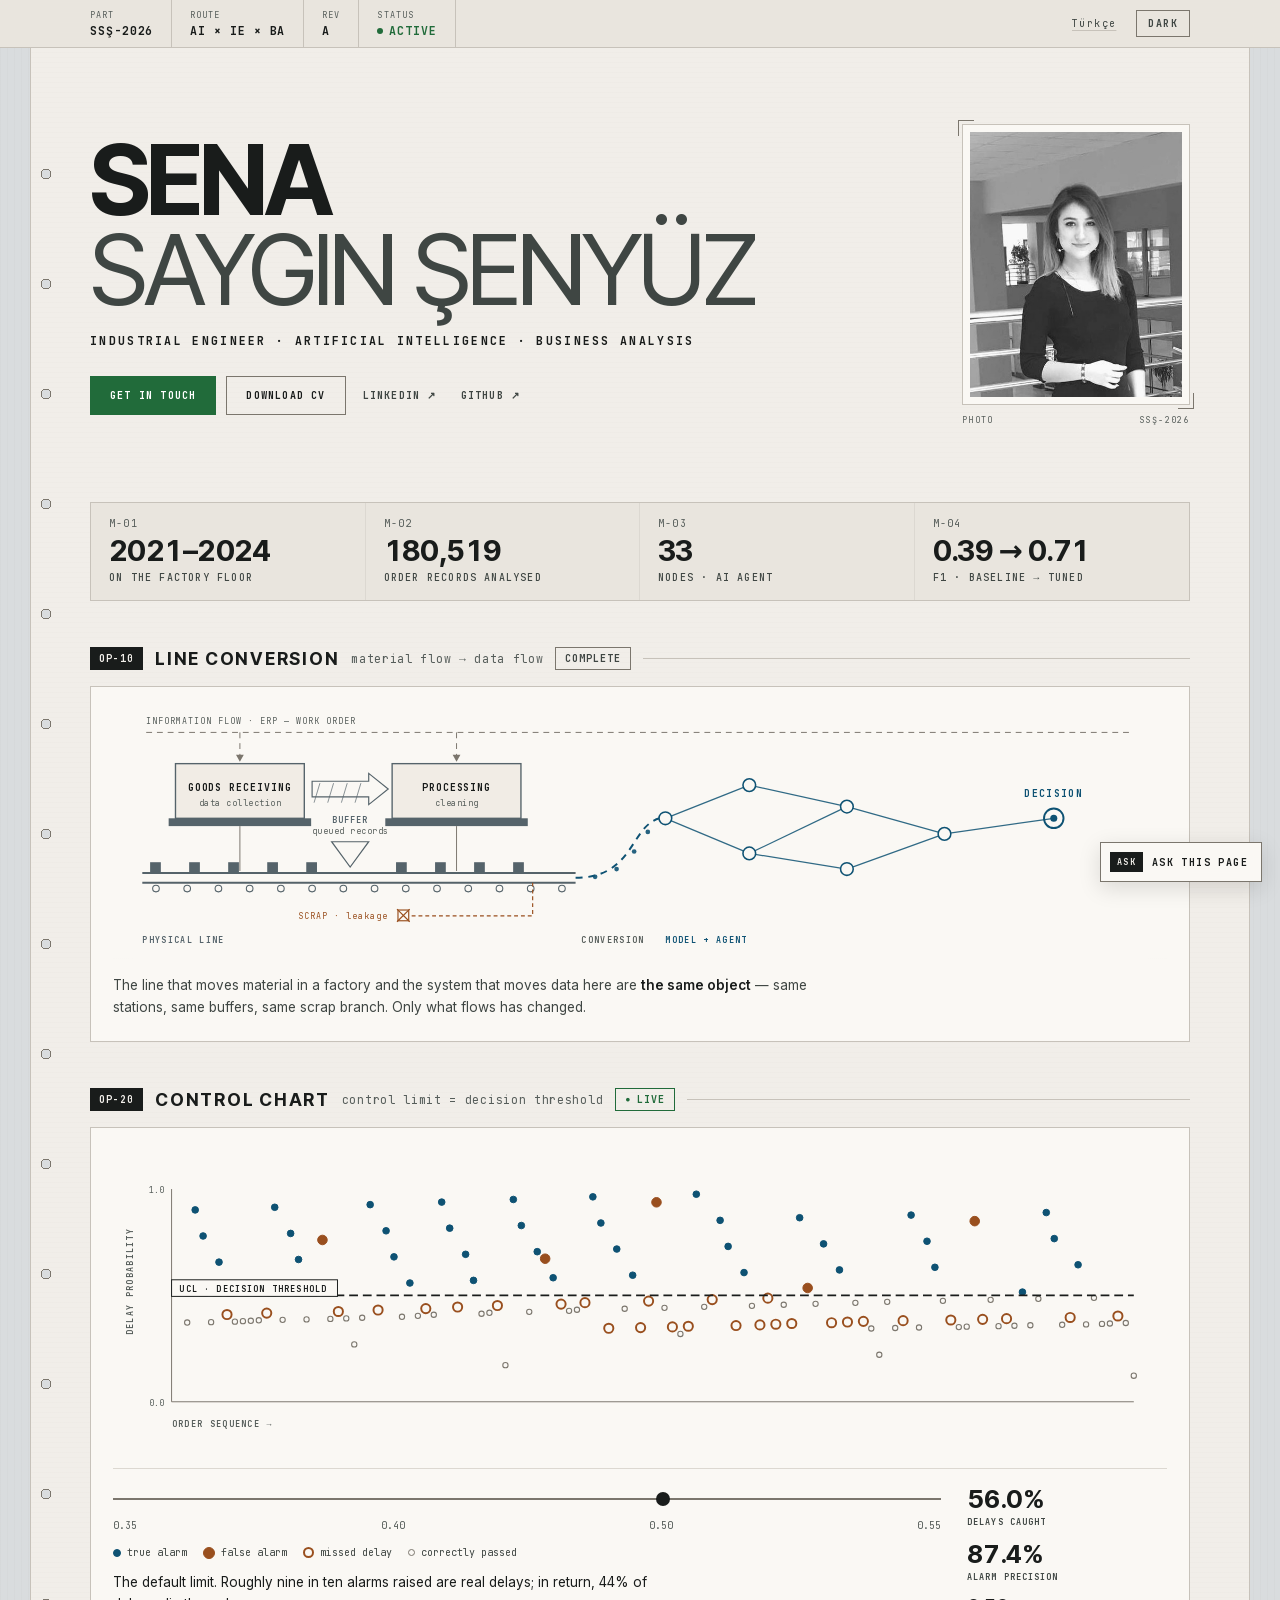
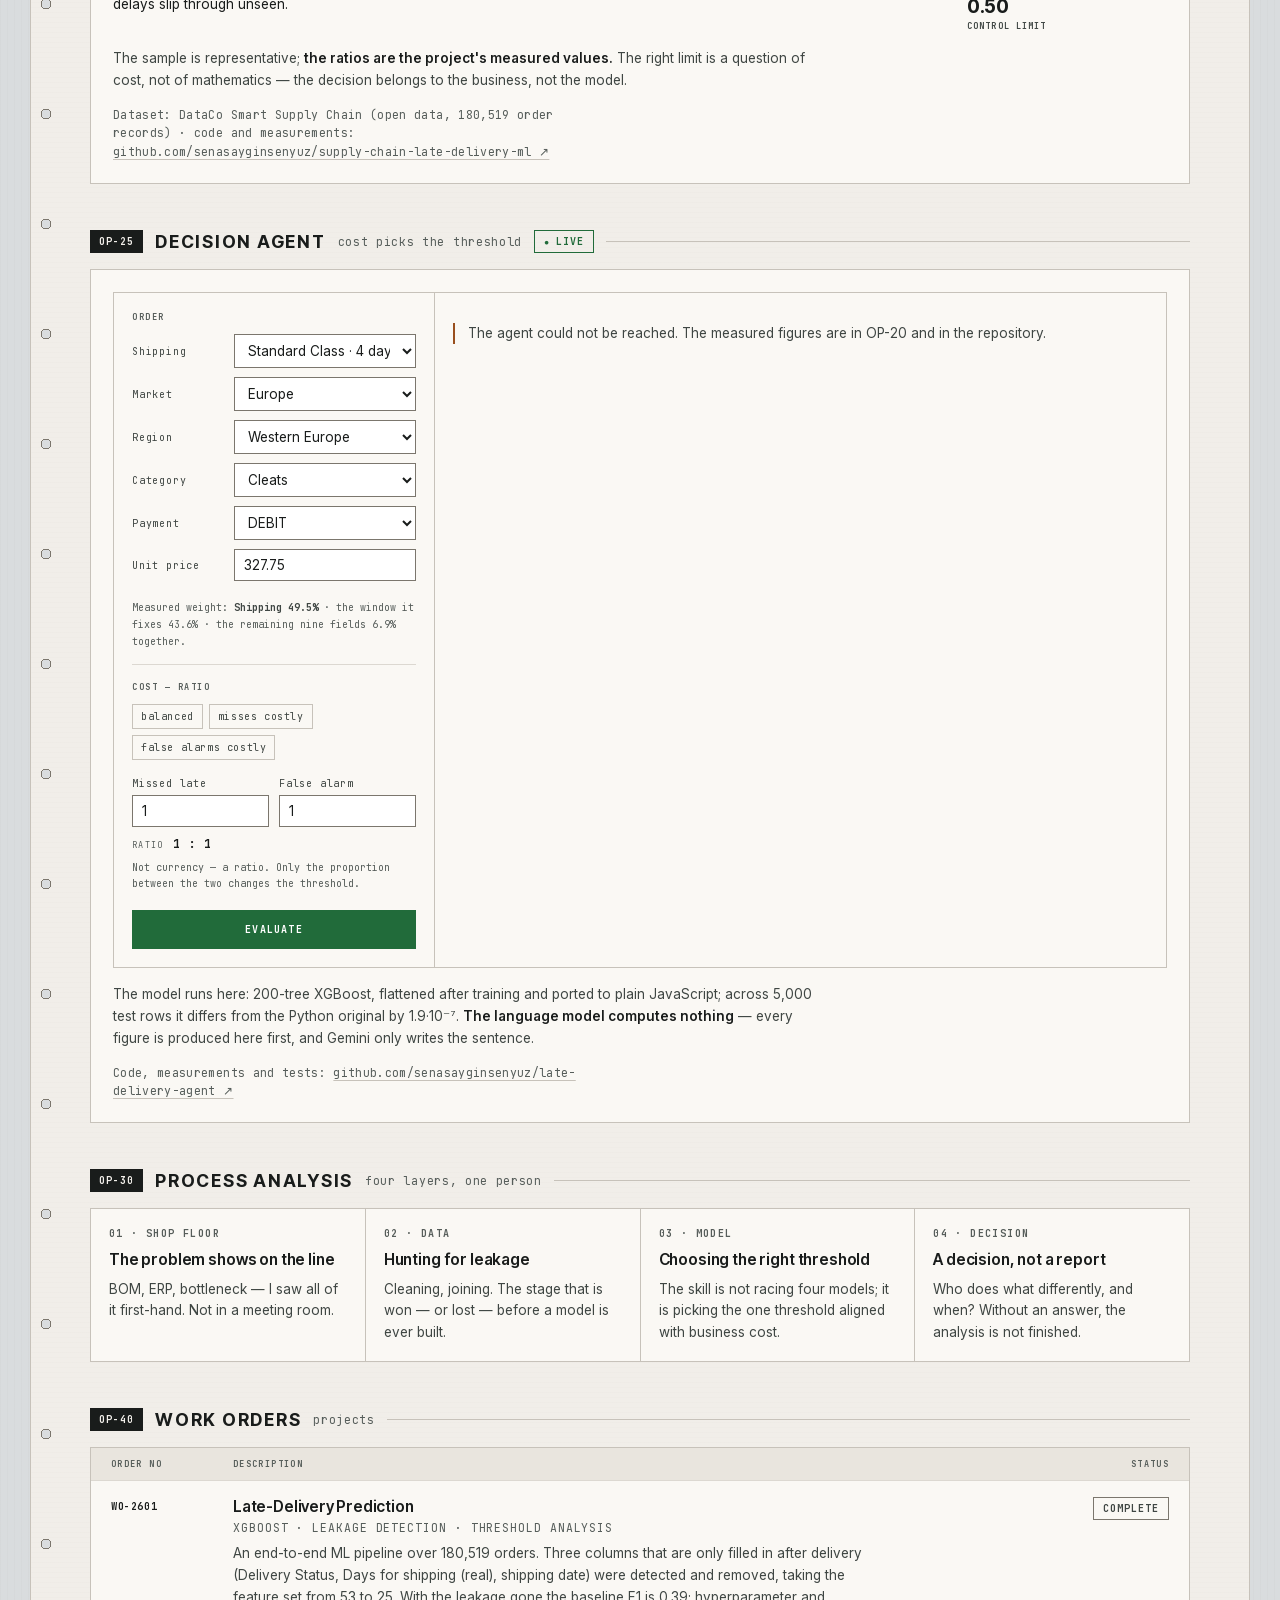
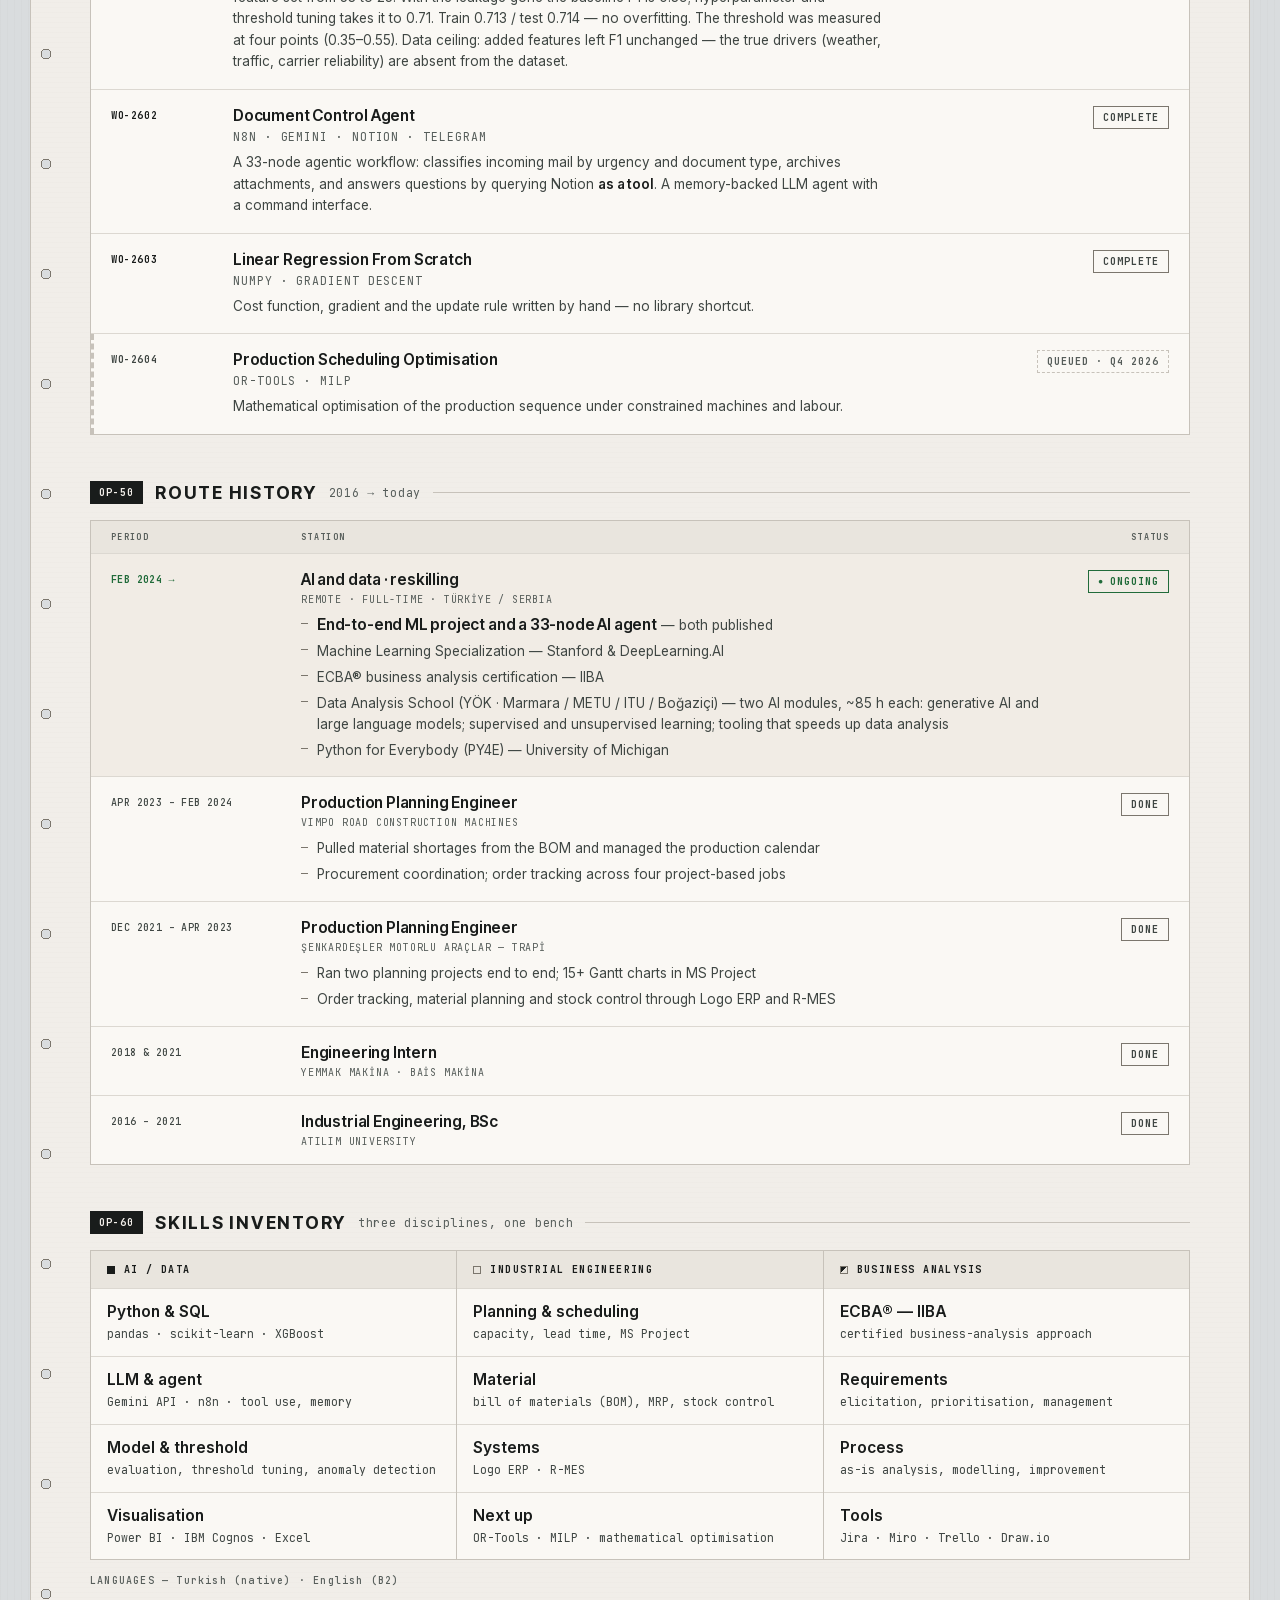
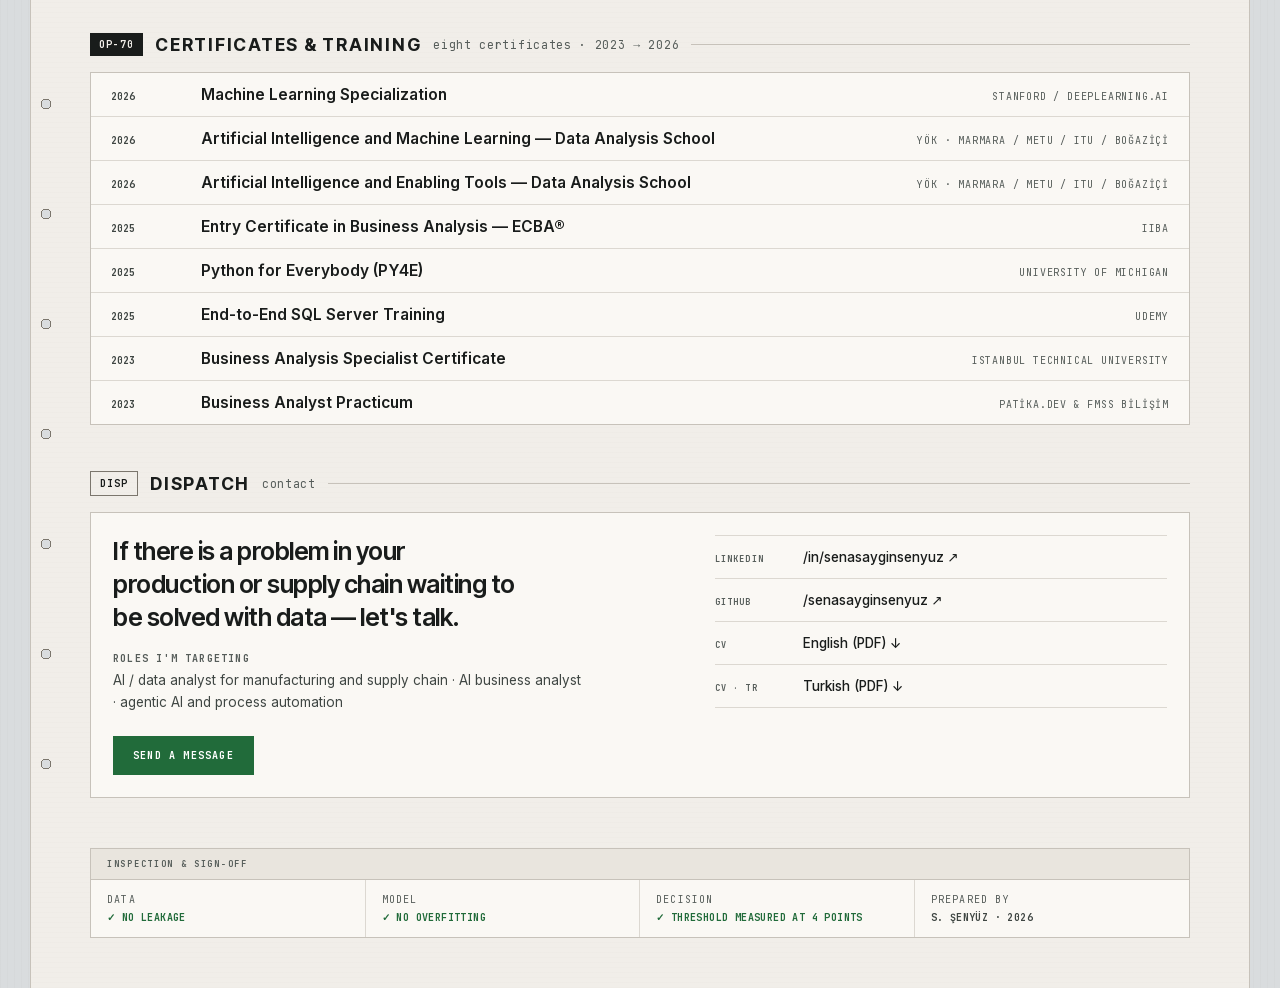
<file: en/index.html>
<!doctype html>
<html lang="en" class="no-js">
<head>
<meta charset="utf-8">
<meta name="viewport" content="width=device-width,initial-scale=1">
<title>Sena Saygın Şenyüz — Industrial Engineer · AI · Business Analysis</title>
<meta name="description" content="Sena Saygın Şenyüz — industrial engineer · AI · business analysis. I planned production on the factory floor; now I build models that predict late delivery in a supply chain before the delivery happens.">
<meta name="author" content="Sena Saygın Şenyüz">
<meta name="theme-color" content="#F1EEE9" media="(prefers-color-scheme:light)">
<meta name="theme-color" content="#1C1E1D" media="(prefers-color-scheme:dark)">
<meta name="color-scheme" content="dark light">
<link rel="canonical" href="https://senasayginsenyuz.com/en/">
<link rel="alternate" hreflang="tr" href="https://senasayginsenyuz.com/">
<link rel="alternate" hreflang="en" href="https://senasayginsenyuz.com/en/">
<link rel="alternate" hreflang="x-default" href="https://senasayginsenyuz.com/">
<meta property="og:type" content="website">
<meta property="og:locale" content="en_GB">
<meta property="og:url" content="https://senasayginsenyuz.com/en/">
<meta property="og:site_name" content="Sena Saygın Şenyüz">
<meta property="og:title" content="Sena Saygın Şenyüz — Industrial engineer · AI · Business analysis">
<meta property="og:description" content="Late-delivery prediction on 180,519 supply-chain orders: F1 0.39 → 0.71. A live decision agent that picks its threshold from your cost structure — and says when it is not worth running.">
<meta property="og:image" content="https://senasayginsenyuz.com/assets/og-en.png">
<meta property="og:image:width" content="1200">
<meta property="og:image:height" content="630">
<meta property="og:image:alt" content="Route-card portfolio: PART SSŞ-2026, ROUTE AI × IE × BA, baseline F1 0.39 → tuned 0.71.">
<meta name="twitter:card" content="summary_large_image">
<link rel="icon" href="../assets/favicon.svg" type="image/svg+xml">
<link rel="preload" href="../assets/fonts/Inter-latin.woff2" as="font" type="font/woff2" crossorigin>
<link rel="preload" href="../assets/fonts/InterTight-latin.woff2" as="font" type="font/woff2" crossorigin>
<link rel="stylesheet" href="../site.css">
<script type="application/ld+json">
{"@context":"https://schema.org","@type":"Person","name":"Sena Saygın Şenyüz",
"jobTitle":"Industrial Engineer · Artificial Intelligence · Business Analysis",
"url":"https://senasayginsenyuz.com/en/","image":"https://senasayginsenyuz.com/assets/portre.jpg",
"description":"Industrial engineer working on AI and data analysis for manufacturing and supply chain.",
"knowsLanguage":[{"@type":"Language","name":"Turkish"},{"@type":"Language","name":"English"}],
"alumniOf":{"@type":"CollegeOrUniversity","name":"Atılım University"},
"knowsAbout":["Machine learning","Supply chain analytics","Production planning","Business analysis"],
"sameAs":["https://www.linkedin.com/in/senasayginsenyuz","https://github.com/senasayginsenyuz"]}
</script>
</head>
<body>
<a class="atla" href="#content">Skip to content</a>

<!-- ══ ROUTE CARD HEADER STRIP ══ -->
<header class="rc" id="top">
  <div class="rc__in">
    <span class="rc__f"><i>PART</i><b>SSŞ-2026</b></span>
    <span class="rc__f"><i>ROUTE</i><b>AI × IE × BA</b></span>
    <span class="rc__f rc__f--h"><i>REV</i><b>A</b></span>
    <span class="rc__f rc__f--h"><i>STATUS</i><b class="ok"><span aria-hidden="true"></span>ACTIVE</b></span>
    <span class="rc__r"><a class="dil" href="../" hreflang="tr" lang="tr">Türkçe</a><button class="chip" id="themeBtn">LIGHT</button></span>
  </div>
</header>

<main class="card" id="content" tabindex="-1">
  <div class="punch" aria-hidden="true"><i></i><i></i><i></i><i></i><i></i><i></i></div>

  <!-- ══ PART DEFINITION ══ -->
  <section class="hero wrap">
    <div>
      <h1 class="hero__name">SENA <br><span>SAYGIN ŞENYÜZ</span></h1>
      <p class="hero__role">INDUSTRIAL ENGINEER · ARTIFICIAL INTELLIGENCE · BUSINESS ANALYSIS</p>
      <nav class="hero__cta">
        <a class="b b--fill" href="#dispatch">GET IN TOUCH</a>
        <a class="b" href="../assets/Sena_Saygin_Senyuz_CV_EN.pdf" download>DOWNLOAD CV</a>
        <a class="b b--bare" href="https://www.linkedin.com/in/senasayginsenyuz" target="_blank" rel="noopener">LINKEDIN ↗</a>
        <a class="b b--bare" href="https://github.com/senasayginsenyuz" target="_blank" rel="noopener">GITHUB ↗</a>
      </nav>
    </div>
    <figure class="hero__p">
      <div class="hero__frame">
        <img src="../assets/portre.jpg" alt="Sena Saygın Şenyüz" width="400" height="500">
      </div>
      <figcaption class="hero__cap"><i>PHOTO</i>SSŞ-2026</figcaption>
    </figure>
  </section>

  <!-- ══ MEASUREMENT POINTS ══ -->
  <section class="wrap">
    <ul class="meas">
      <li><i>M-01</i><b>2021–2024</b><span>ON THE FACTORY FLOOR</span></li>
      <li><i>M-02</i><b>180,519</b><span>ORDER RECORDS ANALYSED</span></li>
      <li><i>M-03</i><b>33</b><span>NODES · AI AGENT</span></li>
      <li><i>M-04</i><b>0.39 → 0.71</b><span>F1 · BASELINE → TUNED</span></li>
    </ul>
  </section>

  <!-- ══ OP-10 ══ -->
  <section class="wrap op" id="op10">
    <h2 class="oph"><span class="opn">OP-10</span>LINE CONVERSION<em>material flow → data flow</em><span class="st st--ok">COMPLETE</span></h2>
    <div class="pan pan--pad">
      <div class="scrollx" tabindex="0" role="region"
           aria-label="Line conversion diagram — scrollable sideways">
      <svg class="flow" viewBox="0 0 1080 248" role="img"
           aria-label="On the left a two-station production line carrying material on a conveyor, with a buffer and a scrap branch; in the middle the conversion; on the right a data flow graph feeding a decision node">

        <path class="f-info" d="M34 24 H1044"/>
        <text class="f-lab" x="34" y="15">INFORMATION FLOW · ERP — WORK ORDER</text>
        <path class="f-info" d="M130 24 V52 M352 24 V52"/>
        <path class="f-tip" d="M126 47 L130 54 L134 47 Z M348 47 L352 54 L356 47 Z"/>

        <g class="f-st">
          <rect x="64" y="56" width="132" height="56"/>
          <rect class="f-plinth" x="57" y="112" width="146" height="8"/>
          <text class="f-stn" x="130" y="84">GOODS RECEIVING</text>
          <text class="f-sub" x="130" y="99">data collection</text>
        </g>

        <g class="f-push">
          <path d="M204 74 H262 L262 66 L282 82 L262 98 L262 90 H204 Z"/>
          <path class="f-hatch" d="M212 76 L206 96 M226 76 L220 96 M240 76 L234 96 M254 76 L248 96"/>
        </g>

        <g class="f-st">
          <rect x="286" y="56" width="132" height="56"/>
          <rect class="f-plinth" x="279" y="112" width="146" height="8"/>
          <text class="f-stn" x="352" y="84">PROCESSING</text>
          <text class="f-sub" x="352" y="99">cleaning</text>
        </g>

        <path class="f-leg" d="M130 120 V166 M352 120 V166"/>

        <text class="f-buft" x="243" y="117" text-anchor="middle">BUFFER</text>
        <text class="f-sub" x="243" y="128" text-anchor="middle">queued records</text>
        <polygon class="f-buf" points="224,136 262,136 243,162"/>

        <path class="f-belt" d="M30 168 H474 M30 178 H474"/>
        <g class="f-roll">
          <circle cx="44" cy="184" r="3.4"/><circle cx="76" cy="184" r="3.4"/>
          <circle cx="108" cy="184" r="3.4"/><circle cx="140" cy="184" r="3.4"/>
          <circle cx="172" cy="184" r="3.4"/><circle cx="204" cy="184" r="3.4"/>
          <circle cx="236" cy="184" r="3.4"/><circle cx="268" cy="184" r="3.4"/>
          <circle cx="300" cy="184" r="3.4"/><circle cx="332" cy="184" r="3.4"/>
          <circle cx="364" cy="184" r="3.4"/><circle cx="396" cy="184" r="3.4"/>
          <circle cx="428" cy="184" r="3.4"/><circle cx="460" cy="184" r="3.4"/>
        </g>

        <g class="f-unit">
          <rect x="38" y="157" width="11" height="11"/><rect x="78" y="157" width="11" height="11"/>
          <rect x="118" y="157" width="11" height="11"/><rect x="158" y="157" width="11" height="11"/>
          <rect x="198" y="157" width="11" height="11"/>
          <rect x="290" y="157" width="11" height="11"/><rect x="330" y="157" width="11" height="11"/>
          <rect x="370" y="157" width="11" height="11"/><rect x="410" y="157" width="11" height="11"/>
        </g>

        <path class="f-scrap" d="M430 178 V212 H306"/>
        <g class="f-scrapu">
          <rect x="292" y="206" width="11" height="11"/>
          <path d="M291 205 L304 218 M304 205 L291 218"/>
        </g>
        <text class="f-lab2" x="282" y="215" text-anchor="end">SCRAP · leakage</text>

        <path class="f-morph" d="M474 173 C534 173 530 120 560 112"/>
        <circle class="f-p" cx="494" cy="172" r="2.4"/><circle class="f-p" cx="516" cy="164" r="2.4"/>
        <circle class="f-p" cx="534" cy="146" r="2.4"/><circle class="f-p" cx="548" cy="126" r="2.4"/>

        <g class="f-edge">
          <path d="M566 112 L652 78"/><path d="M566 112 L652 148"/><path d="M652 78 L752 100"/>
          <path d="M652 148 L752 100"/><path d="M652 148 L752 164"/><path d="M752 100 L852 128"/>
          <path d="M752 164 L852 128"/><path d="M852 128 L964 112"/>
        </g>
        <g class="f-node"><circle cx="566" cy="112" r="6.5"/><circle cx="652" cy="78" r="6.5"/>
          <circle cx="652" cy="148" r="6.5"/><circle cx="752" cy="100" r="6.5"/>
          <circle cx="752" cy="164" r="6.5"/><circle cx="852" cy="128" r="6.5"/></g>
        <circle class="f-out" cx="964" cy="112" r="10"/><circle class="f-out2" cx="964" cy="112" r="3.6"/>
        <text class="f-nl" x="964" y="90" text-anchor="middle">DECISION</text>

        <text class="f-z" x="30" y="240">PHYSICAL LINE</text>
        <text class="f-z f-z--m" x="480" y="240">CONVERSION</text>
        <text class="f-z f-z--a" x="566" y="240">MODEL + AGENT</text>
      </svg>
      </div>
      <p class="shint">← scroll the diagram sideways · arrow keys also work →</p>
      <p class="opnote">The line that moves material in a factory and the system that moves data here
        are <b>the same object</b> — same stations, same buffers, same scrap branch.
        Only what flows has changed.</p>
    </div>
  </section>

  <!-- ══ OP-20 ══ -->
  <section class="wrap op" id="op20">
    <h2 class="oph"><span class="opn">OP-20</span>CONTROL CHART<em>control limit = decision threshold</em><span class="st st--live">LIVE</span></h2>
    <div class="pan pan--pad">
      <div class="scrollx" tabindex="0" role="region"
           aria-label="Control chart — scrollable sideways">
      <svg class="ck" viewBox="0 0 1080 300" role="img" aria-labelledby="ckT2 ckD2">
        <title id="ckT2">Control chart</title>
        <desc id="ckD2">Each point is an order; its height is the model's delay probability. The horizontal dashed line is the control limit and at the same time the decision threshold. Anything above it raises an alarm.</desc>
        <line class="ck-ax" x1="60" y1="258" x2="1046" y2="258"/><line class="ck-ax" x1="60" y1="40" x2="60" y2="258"/>
        <text class="ck-yl" x="52" y="44" text-anchor="end">1.0</text>
        <text class="ck-yl" x="52" y="262" text-anchor="end">0.0</text>
        <text class="ck-axl" x="60" y="284">ORDER SEQUENCE →</text>
        <text class="ck-axl" transform="translate(20,190) rotate(-90)">DELAY PROBABILITY</text>
        <g id="ckPts"></g>
        <g id="ckLimit">
          <line class="ck-ucl" x1="60" y1="149" x2="1046" y2="149"/>
          <rect class="ck-lb" x="60" y="133" width="170" height="17"/>
          <text class="ck-lt" x="68" y="146">UCL · DECISION THRESHOLD</text>
        </g>
      </svg>
      </div>
      <p class="shint">← scroll the chart sideways · arrow keys also work →</p>
      <div class="ckui">
        <div class="ckui__l">
          <input class="ckrg" id="ckR" type="range" min="0" max="3" step="1" value="2"
            aria-label="Control limit — arrow keys also work">
          <div class="cksc"><span>0.35</span><span>0.40</span><span>0.50</span><span>0.55</span></div>
          <ul class="cklg"><li><i class="k1"></i>true alarm</li><li><i class="k2"></i>false alarm</li>
            <li><i class="k3"></i>missed delay</li><li><i class="k4"></i>correctly passed</li></ul>
          <p class="ckn" id="ckNote" aria-live="polite"></p>
        </div>
        <div class="ckui__r" aria-live="polite">
          <div class="ckv"><b id="ckRec">56.0%</b><span>DELAYS CAUGHT</span></div>
          <div class="ckv"><b id="ckPre">87.4%</b><span>ALARM PRECISION</span></div>
          <div class="ckv ckv--s"><b id="ckT">0.50</b><span>CONTROL LIMIT</span></div>
        </div>
      </div>
      <p class="yedek">Measured threshold table — delays caught / alarm precision:
        0.35 → 99.8% / 57.4% · 0.40 → 78.0% / 66.4% · 0.50 → 56.0% / 87.4% ·
        0.55 → 54.4% / 88.7%. Class balance: 54.8% late, 45.2% on time.</p>
      <p class="opnote">The sample is representative; <b>the ratios are the project's measured
        values.</b> The right limit is a question of cost, not of mathematics — the decision
        belongs to the business, not the model.</p>
      <p class="kaynak">Dataset: DataCo Smart Supply Chain (open data, 180,519 order records) ·
        code and measurements: <a href="https://github.com/senasayginsenyuz/supply-chain-late-delivery-ml"
        target="_blank" rel="noopener">github.com/senasayginsenyuz/supply-chain-late-delivery-ml ↗</a></p>
    </div>
  </section>

  <!-- ══ OP-25 ══ -->
  <section class="wrap op" id="op25">
    <h2 class="oph"><span class="opn">OP-25</span>DECISION AGENT<em>cost picks the threshold</em><span class="st st--live">LIVE</span></h2>
    <div class="pan pan--pad">
      <form class="ag" id="agForm" autocomplete="off">
        <div class="ag__in">
          <fieldset>
            <legend>ORDER</legend>
            <div class="ag__f">
              <label><span>Shipping</span>
                <select id="agMode">
                  <option value="Standard Class">Standard Class · 4 days</option>
                  <option value="Second Class">Second Class · 2 days</option>
                  <option value="First Class">First Class · 1 day</option>
                  <option value="Same Day">Same Day · 0 days</option>
                </select></label>
              <label><span>Market</span>
                <select id="agMarket">
                  <option>Europe</option><option>LATAM</option><option>Pacific Asia</option>
                  <option>USCA</option><option>Africa</option>
                </select></label>
              <label><span>Region</span>
                <select id="agRegion">
                  <option value="Canada" data-m="USCA">Canada</option>
                  <option value="Caribbean" data-m="LATAM">Caribbean</option>
                  <option value="Central Africa" data-m="Africa">Central Africa</option>
                  <option value="Central America" data-m="LATAM">Central America</option>
                  <option value="Central Asia" data-m="Pacific Asia">Central Asia</option>
                  <option value="East Africa" data-m="Africa">East Africa</option>
                  <option value="East of USA" data-m="USCA">East of USA</option>
                  <option value="Eastern Asia" data-m="Pacific Asia">Eastern Asia</option>
                  <option value="Eastern Europe" data-m="Europe">Eastern Europe</option>
                  <option value="North Africa" data-m="Africa">North Africa</option>
                  <option value="Northern Europe" data-m="Europe">Northern Europe</option>
                  <option value="Oceania" data-m="Pacific Asia">Oceania</option>
                  <option value="South America" data-m="LATAM">South America</option>
                  <option value="South Asia" data-m="Pacific Asia">South Asia</option>
                  <option value="South of  USA " data-m="USCA">South of USA</option>
                  <option value="Southeast Asia" data-m="Pacific Asia">Southeast Asia</option>
                  <option value="Southern Africa" data-m="Africa">Southern Africa</option>
                  <option value="Southern Europe" data-m="Europe">Southern Europe</option>
                  <option value="US Center " data-m="USCA">US Center</option>
                  <option value="West Africa" data-m="Africa">West Africa</option>
                  <option value="West Asia" data-m="Pacific Asia">West Asia</option>
                  <option value="West of USA " data-m="USCA">West of USA</option>
                  <option value="Western Europe" data-m="Europe" selected>Western Europe</option>
                </select></label>
              <label><span>Category</span>
                <select id="agCat">
                  <option>Accessories</option><option value="As Seen on  TV!">As Seen on TV!</option>
                  <option value="Baby ">Baby</option><option>Baseball &amp; Softball</option>
                  <option>Basketball</option><option value="Books ">Books</option>
                  <option>Boxing &amp; MMA</option><option value="CDs ">CDs</option>
                  <option value="Cameras ">Cameras</option><option>Camping &amp; Hiking</option>
                  <option>Cardio Equipment</option><option>Children's Clothing</option>
                  <option selected>Cleats</option><option>Computers</option>
                  <option>Consumer Electronics</option><option>Crafts</option>
                  <option>DVDs</option><option>Electronics</option><option>Fishing</option>
                  <option>Fitness Accessories</option><option>Garden</option>
                  <option>Girls' Apparel</option><option>Golf Apparel</option>
                  <option>Golf Bags &amp; Carts</option><option>Golf Balls</option>
                  <option>Golf Gloves</option><option>Golf Shoes</option>
                  <option>Health and Beauty</option><option>Hockey</option>
                  <option>Hunting &amp; Shooting</option><option>Indoor/Outdoor Games</option>
                  <option>Kids' Golf Clubs</option><option>Lacrosse</option>
                  <option>Men's Clothing</option><option>Men's Footwear</option>
                  <option>Men's Golf Clubs</option><option>Music</option>
                  <option>Pet Supplies</option><option>Shop By Sport</option>
                  <option>Soccer</option><option>Sporting Goods</option>
                  <option>Strength Training</option><option>Tennis &amp; Racquet</option>
                  <option>Toys</option><option>Trade-In</option><option>Video Games</option>
                  <option>Water Sports</option><option>Women's Apparel</option>
                  <option>Women's Clothing</option><option>Women's Golf Clubs</option>
                </select></label>
              <label><span>Payment</span>
                <select id="agPay">
                  <option>DEBIT</option><option>TRANSFER</option>
                  <option>PAYMENT</option><option>CASH</option>
                </select></label>
              <label><span>Unit price</span>
                <input id="agPrice" type="number" min="0" max="5000" step="0.01" value="327.75"></label>
            </div>
          </fieldset>
          <p class="ag__agir">Measured weight: <b>Shipping 49.5%</b> · the window it fixes 43.6% · the remaining nine fields 6.9% together.</p>

          <fieldset>
            <legend>COST — RATIO</legend>
            <div class="ag__on">
              <button type="button" data-m="1" data-f="1">balanced</button>
              <button type="button" data-m="10" data-f="1">misses costly</button>
              <button type="button" data-m="1" data-f="10">false alarms costly</button>
            </div>
            <div class="ag__pair">
              <label><span>Missed late</span>
                <input id="agMiss" type="number" min="0" max="1000" step="1" value="1"></label>
              <label><span>False alarm</span>
                <input id="agFalse" type="number" min="0" max="1000" step="1" value="1"></label>
            </div>
            <p class="ag__oran"><i>RATIO</i><b id="agOran">1 : 1</b></p>
            <p class="ag__note">Not currency — a ratio. Only the proportion between the
              two changes the threshold.</p>
          </fieldset>
          <button class="b b--fill ag__go" type="submit" id="agGo">EVALUATE</button>
        </div>

        <div class="ag__out" id="agOut" aria-live="polite">
          <p class="ag__idle">Give it an order and two costs. The agent runs the model,
            picks the threshold that minimises expected cost along the measured
            curve, states the decision and the lever you still hold — and tells
            you when the model is not earning its keep.</p>
        </div>
      </form>

      <p class="opnote">The model runs here: 200-tree XGBoost, flattened after training
        and ported to plain JavaScript; across 5,000 test rows it differs from the
        Python original by 1.9·10⁻⁷. <b>The language model computes nothing</b> —
        every figure is produced here first, and Gemini only writes the sentence.</p>
      <p class="kaynak">Code, measurements and tests:
        <a href="https://github.com/senasayginsenyuz/late-delivery-agent"
        target="_blank" rel="noopener">github.com/senasayginsenyuz/late-delivery-agent ↗</a></p>
    </div>
  </section>

  <!-- ══ OP-30 ══ -->
  <section class="wrap op" id="op30">
    <h2 class="oph"><span class="opn">OP-30</span>PROCESS ANALYSIS<em>four layers, one person</em></h2>
    <div class="lay">
      <div class="lay__i"><span class="lay__k">01 · SHOP FLOOR</span><b>The problem shows on the line</b>
        <p>BOM, ERP, bottleneck — I saw all of it first-hand. Not in a meeting room.</p></div>
      <div class="lay__i"><span class="lay__k">02 · DATA</span><b>Hunting for leakage</b>
        <p>Cleaning, joining. The stage that is won — or lost — before a model is ever built.</p></div>
      <div class="lay__i"><span class="lay__k">03 · MODEL</span><b>Choosing the right threshold</b>
        <p>The skill is not racing four models; it is picking the one threshold aligned with business cost.</p></div>
      <div class="lay__i"><span class="lay__k">04 · DECISION</span><b>A decision, not a report</b>
        <p>Who does what differently, and when? Without an answer, the analysis is not finished.</p></div>
    </div>
  </section>

  <!-- ══ OP-40 ══ -->
  <section class="wrap op" id="op40">
    <h2 class="oph"><span class="opn">OP-40</span>WORK ORDERS<em>projects</em></h2>
    <div class="pan">
      <div class="wo wo--h"><span>ORDER NO</span><span>DESCRIPTION</span><span>STATUS</span></div>
      <a class="wo" href="https://github.com/senasayginsenyuz/supply-chain-late-delivery-ml" target="_blank" rel="noopener" aria-label="WO-2601 · Late-Delivery Prediction — GitHub repository">
        <span class="wo__n">WO-2601</span>
        <span class="wo__b"><b>Late-Delivery Prediction</b><i>XGBOOST · LEAKAGE DETECTION · THRESHOLD ANALYSIS</i>
          <p>An end-to-end ML pipeline over 180,519 orders. Three columns that are only filled in
            after delivery (Delivery Status, Days for shipping (real), shipping date) were detected
            and removed, taking the feature set from 53 to 25. With the leakage gone the baseline F1
            is 0.39; hyperparameter and threshold tuning takes it to 0.71. Train 0.713 / test 0.714 —
            no overfitting. The threshold was measured at four points (0.35–0.55). Data ceiling:
            added features left F1 unchanged — the true drivers (weather, traffic, carrier
            reliability) are absent from the dataset.</p></span>
        <span class="st st--ok">COMPLETE</span>
      </a>
      <a class="wo" href="https://github.com/senasayginsenyuz/document-control-agent" target="_blank" rel="noopener" aria-label="WO-2602 · Document Control Agent — GitHub repository">
        <span class="wo__n">WO-2602</span>
        <span class="wo__b"><b>Document Control Agent</b><i>N8N · GEMINI · NOTION · TELEGRAM</i>
          <p>A 33-node agentic workflow: classifies incoming mail by urgency and document type,
            archives attachments, and answers questions by querying Notion <b>as a tool</b>.
            A memory-backed LLM agent with a command interface.</p></span>
        <span class="st st--ok">COMPLETE</span>
      </a>
      <a class="wo" href="https://github.com/senasayginsenyuz/car-price-linear-regression" target="_blank" rel="noopener" aria-label="WO-2603 · Linear Regression From Scratch — GitHub repository">
        <span class="wo__n">WO-2603</span>
        <span class="wo__b"><b>Linear Regression From Scratch</b><i>NUMPY · GRADIENT DESCENT</i>
          <p>Cost function, gradient and the update rule written by hand — no library shortcut.</p></span>
        <span class="st st--ok">COMPLETE</span>
      </a>
      <div class="wo wo--q">
        <span class="wo__n">WO-2604</span>
        <span class="wo__b"><b>Production Scheduling Optimisation</b><i>OR-TOOLS · MILP</i>
          <p>Mathematical optimisation of the production sequence under constrained machines and labour.</p></span>
        <span class="st">QUEUED · Q4 2026</span>
      </div>
    </div>
  </section>

  <!-- ══ OP-50 ══ -->
  <section class="wrap op" id="op50">
    <h2 class="oph"><span class="opn">OP-50</span>ROUTE HISTORY<em>2016 → today</em></h2>
    <div class="pan">
      <div class="rt2 rt2--h"><span>PERIOD</span><span>STATION</span><span>STATUS</span></div>
      <div class="rt2 rt2--on">
        <span class="rt2__d">FEB 2024 →</span>
        <span class="rt2__b"><b>AI and data · reskilling</b><i>REMOTE · FULL-TIME · TÜRKİYE / SERBIA</i>
          <ul><li><b>End-to-end ML project and a 33-node AI agent</b> — both published</li>
              <li>Machine Learning Specialization — Stanford &amp; DeepLearning.AI</li>
              <li>ECBA® business analysis certification — IIBA</li>
              <li>Data Analysis School (YÖK · Marmara / METU / ITU / Boğaziçi) — two AI
                modules, ~85 h each:
                generative AI and large language models; supervised and unsupervised learning;
                tooling that speeds up data analysis</li>
              <li>Python for Everybody (PY4E) — University of Michigan</li></ul></span>
        <span class="st st--live">ONGOING</span>
      </div>
      <div class="rt2">
        <span class="rt2__d">APR 2023 – FEB 2024</span>
        <span class="rt2__b"><b>Production Planning Engineer</b><i>VIMPO ROAD CONSTRUCTION MACHINES</i>
          <ul><li>Pulled material shortages from the BOM and managed the production calendar</li>
              <li>Procurement coordination; order tracking across four project-based jobs</li></ul></span>
        <span class="st st--ok">DONE</span>
      </div>
      <div class="rt2">
        <span class="rt2__d">DEC 2021 – APR 2023</span>
        <span class="rt2__b"><b>Production Planning Engineer</b><i>ŞENKARDEŞLER MOTORLU ARAÇLAR — TRAPİ</i>
          <ul><li>Ran two planning projects end to end; 15+ Gantt charts in MS Project</li>
              <li>Order tracking, material planning and stock control through Logo ERP and R-MES</li></ul></span>
        <span class="st st--ok">DONE</span>
      </div>
      <div class="rt2">
        <span class="rt2__d">2018 &amp; 2021</span>
        <span class="rt2__b"><b>Engineering Intern</b><i>YEMMAK MAKİNA · BAİS MAKİNA</i></span>
        <span class="st st--ok">DONE</span>
      </div>
      <div class="rt2">
        <span class="rt2__d">2016 – 2021</span>
        <span class="rt2__b"><b>Industrial Engineering, BSc</b><i>ATILIM UNIVERSITY</i></span>
        <span class="st st--ok">DONE</span>
      </div>
    </div>
  </section>

  <!-- ══ OP-60 ══ -->
  <section class="wrap op" id="op60">
    <h2 class="oph"><span class="opn">OP-60</span>SKILLS INVENTORY<em>three disciplines, one bench</em></h2>
    <div class="inv">
      <div class="inv__c">
        <div class="inv__h"><span class="dotk" aria-hidden="true"></span>AI / DATA</div>
        <div class="inv__i"><b>Python &amp; SQL</b><span>pandas · scikit-learn · XGBoost</span></div>
        <div class="inv__i"><b>LLM &amp; agent</b><span>Gemini API · n8n · tool use, memory</span></div>
        <div class="inv__i"><b>Model &amp; threshold</b><span>evaluation, threshold tuning, anomaly detection</span></div>
        <div class="inv__i"><b>Visualisation</b><span>Power BI · IBM Cognos · Excel</span></div>
      </div>
      <div class="inv__c">
        <div class="inv__h"><span class="dotk dotk--o" aria-hidden="true"></span>INDUSTRIAL ENGINEERING</div>
        <div class="inv__i"><b>Planning &amp; scheduling</b><span>capacity, lead time, MS Project</span></div>
        <div class="inv__i"><b>Material</b><span>bill of materials (BOM), MRP, stock control</span></div>
        <div class="inv__i"><b>Systems</b><span>Logo ERP · R-MES</span></div>
        <div class="inv__i"><b>Next up</b><span>OR-Tools · MILP · mathematical optimisation</span></div>
      </div>
      <div class="inv__c">
        <div class="inv__h"><span class="dotk dotk--h" aria-hidden="true"></span>BUSINESS ANALYSIS</div>
        <div class="inv__i"><b>ECBA® — IIBA</b><span>certified business-analysis approach</span></div>
        <div class="inv__i"><b>Requirements</b><span>elicitation, prioritisation, management</span></div>
        <div class="inv__i"><b>Process</b><span>as-is analysis, modelling, improvement</span></div>
        <div class="inv__i"><b>Tools</b><span>Jira · Miro · Trello · Draw.io</span></div>
      </div>
    </div>
    <p class="inv__n">LANGUAGES — Turkish (native) · English (B2)</p>
  </section>

  <!-- ══ OP-70 ══ -->
  <section class="wrap op" id="op70">
    <h2 class="oph"><span class="opn">OP-70</span>CERTIFICATES &amp; TRAINING<em>eight certificates · 2023 → 2026</em></h2>
    <div class="pan">
      <div class="cert"><span>2026</span><b>Machine Learning Specialization</b><i>STANFORD / DEEPLEARNING.AI</i></div>
      <div class="cert"><span>2026</span><b>Artificial Intelligence and Machine Learning — Data Analysis School</b><i>YÖK · MARMARA / METU / ITU / BOĞAZİÇİ</i></div>
      <div class="cert"><span>2026</span><b>Artificial Intelligence and Enabling Tools — Data Analysis School</b><i>YÖK · MARMARA / METU / ITU / BOĞAZİÇİ</i></div>
      <div class="cert"><span>2025</span><b>Entry Certificate in Business Analysis — ECBA®</b><i>IIBA</i></div>
      <div class="cert"><span>2025</span><b>Python for Everybody (PY4E)</b><i>UNIVERSITY OF MICHIGAN</i></div>
      <div class="cert"><span>2025</span><b>End-to-End SQL Server Training</b><i>UDEMY</i></div>
      <div class="cert"><span>2023</span><b>Business Analysis Specialist Certificate</b><i>ISTANBUL TECHNICAL UNIVERSITY</i></div>
      <div class="cert"><span>2023</span><b>Business Analyst Practicum</b><i>PATİKA.DEV &amp; FMSS BİLİŞİM</i></div>
    </div>
  </section>

  <!-- ══ DISPATCH ══ -->
  <section class="wrap op" id="dispatch">
    <h2 class="oph"><span class="opn opn--out">DISP</span>DISPATCH<em>contact</em></h2>
    <div class="pan pan--pad ship">
      <div>
        <p class="ship__t">If there is a problem in your production or supply chain waiting to be
          solved with data — let's talk.</p>
        <p class="ship__r"><i>ROLES I'M TARGETING</i>AI / data analyst for manufacturing and supply chain ·
          AI business analyst · agentic AI and process automation</p>
        <button class="b b--fill" type="button" id="formOpen">SEND A MESSAGE</button>
        <p class="ship__r nojs"><i>MESSAGE FORM</i>The form opens with JavaScript; if it is off,
          you can reach me on LinkedIn — link opposite.</p>
      </div>
      <div>
        <ul class="ship__l">
          <li><a href="https://www.linkedin.com/in/senasayginsenyuz" target="_blank" rel="noopener"><i>LINKEDIN</i>/in/senasayginsenyuz ↗</a></li>
          <li><a href="https://github.com/senasayginsenyuz" target="_blank" rel="noopener"><i>GITHUB</i>/senasayginsenyuz ↗</a></li>
          <li><a href="../assets/Sena_Saygin_Senyuz_CV_EN.pdf" hreflang="en" download><i>CV</i>English (PDF) ↓</a></li>
        <li><a href="../assets/Sena_Saygin_Senyuz_CV_TR.pdf" hreflang="tr" download><i>CV · TR</i>Turkish (PDF) ↓</a></li>
        </ul>
      </div>
    </div>
  </section>

  <!-- ══ INSPECTION & SIGN-OFF ══ -->
  <footer class="wrap">
    <div class="appr">
      <span class="appr__t">INSPECTION &amp; SIGN-OFF</span>
      <div class="appr__g">
        <div><i>DATA</i><b>✓ NO LEAKAGE</b></div>
        <div><i>MODEL</i><b>✓ NO OVERFITTING</b></div>
        <div><i>DECISION</i><b>✓ THRESHOLD MEASURED AT 4 POINTS</b></div>
        <div><i>PREPARED BY</i><b>S. ŞENYÜZ · 2026</b></div>
      </div>
    </div>
  </footer>
</main>

<!-- ══ SAYFA AJANI — sabit köşe ══ -->
<div class="ajan" id="ajan">
  <button class="ajan__ac" id="ajanAc" type="button" aria-expanded="false" aria-controls="ajanPanel">
    <span class="ajan__tag">ASK</span>ASK THIS PAGE
  </button>

  <section class="ajan__p" id="ajanPanel" role="dialog" aria-label="Ask this page" hidden>
    <header class="ajan__h">
      <b>PAGE AGENT</b>
      <button type="button" id="ajanKapat" aria-label="Close">&#10005;</button>
    </header>

    <div class="ajan__g">
      <div class="qa__ex">
        <button type="button" data-q="Which machine learning projects has she built?">ML projects</button>
        <button type="button" data-q="How much production planning experience does she have?">field experience</button>
        <button type="button" data-q="Which tools and languages does she use?">tools</button>
        <button type="button" data-q="Hangi rolleri arıyor?">roller (TR)</button>
      </div>
      <p class="qa__a" id="qaA" aria-live="polite"></p>
    </div>

    <form class="qa__f" id="qaForm" autocomplete="off">
      <input id="qaQ" type="text" maxlength="500" placeholder="e.g. which models has she built?" aria-label="Your question about this site">
      <button class="b" type="submit" id="qaGo">ASK</button>
    </form>
    <p class="qa__n">Answers only from what is on this site; it does not invent what it does not know. It shares no phone number or e-mail address.</p>
  </section>
</div>

<dialog class="modal" id="formModal" aria-labelledby="mformT">
  <form class="mform" id="mform" action="https://formspree.io/f/mzdnypzo" method="POST">
    <div class="mform__h"><b id="mformT">SEND A MESSAGE</b><button type="button" id="formClose" aria-label="Close">✕</button></div>
    <label><span>YOUR NAME</span><input name="ad" required maxlength="80" autocomplete="name"></label>
    <label><span>EMAIL</span><input type="email" name="email" required maxlength="120" autocomplete="email"></label>
    <label><span>YOUR MESSAGE</span><textarea name="mesaj" rows="5" required maxlength="3000"></textarea></label>
    <input class="hide" name="_gotcha" tabindex="-1" autocomplete="off" aria-hidden="true">
    <p class="mform__p">Submissions are processed through Formspree and forwarded to me by email;
      nothing is stored on this page. No cookies, no analytics.</p>
    <div class="mform__f"><button class="b b--fill" id="formSend" type="submit">SEND</button><span id="formMsg" role="status"></span></div>
  </form>
</dialog>

<script src="../site.js" defer></script>
<script src="../agent.js" defer></script>
</body></html>
</file>
<file: site.css>
/* ═══════════════════════════════════════════════════════════
   senasayginsenyuz.com — ROTA KARTI
   Belge kimliği: fabrikada parçanın peşinden giden iş kartı.
   Operasyonlar · iş emirleri · ölçüm noktaları · kontrol ve onay.
   Karakter: endüstri mühendisliği × yapay zekâ × iş analizi
   ═══════════════════════════════════════════════════════════ */

/* ── yazı tipleri: yerelden servis edilir, Google Fonts bağımlılığı yok ── */
@font-face{font-family:Inter;font-style:normal;font-weight:400 700;font-display:swap;
  src:url(assets/fonts/Inter-latin.woff2) format('woff2');
  unicode-range:U+0000-00FF,U+0131,U+0152-0153,U+02BB-02BC,U+02C6,U+02DA,U+02DC,U+0304,U+0308,U+0329,U+2000-206F,U+20AC,U+2122,U+2191,U+2193,U+2212,U+2215,U+FEFF,U+FFFD}
@font-face{font-family:Inter;font-style:normal;font-weight:400 700;font-display:swap;
  src:url(assets/fonts/Inter-latin-ext.woff2) format('woff2');
  unicode-range:U+0100-02BA,U+02BD-02C5,U+02C7-02CC,U+02CE-02D7,U+02DD-02FF,U+0304,U+0308,U+0329,U+1D00-1DBF,U+1E00-1E9F,U+1EF2-1EFF,U+2020,U+20A0-20AB,U+20AD-20C0,U+2113,U+2C60-2C7F,U+A720-A7FF}
@font-face{font-family:Inter;font-style:italic;font-weight:400 700;font-display:swap;
  src:url(assets/fonts/Inter-latin-i.woff2) format('woff2');
  unicode-range:U+0000-00FF,U+0131,U+0152-0153,U+02BB-02BC,U+02C6,U+02DA,U+02DC,U+0304,U+0308,U+0329,U+2000-206F,U+20AC,U+2122,U+2191,U+2193,U+2212,U+2215,U+FEFF,U+FFFD}
@font-face{font-family:Inter;font-style:italic;font-weight:400 700;font-display:swap;
  src:url(assets/fonts/Inter-latin-ext-i.woff2) format('woff2');
  unicode-range:U+0100-02BA,U+02BD-02C5,U+02C7-02CC,U+02CE-02D7,U+02DD-02FF,U+0304,U+0308,U+0329,U+1D00-1DBF,U+1E00-1E9F,U+1EF2-1EFF,U+2020,U+20A0-20AB,U+20AD-20C0,U+2113,U+2C60-2C7F,U+A720-A7FF}
@font-face{font-family:InterTight;font-style:normal;font-weight:400 700;font-display:swap;
  src:url(assets/fonts/InterTight-latin.woff2) format('woff2');
  unicode-range:U+0000-00FF,U+0131,U+0152-0153,U+02BB-02BC,U+02C6,U+02DA,U+02DC,U+0304,U+0308,U+0329,U+2000-206F,U+20AC,U+2122,U+2191,U+2193,U+2212,U+2215,U+FEFF,U+FFFD}
@font-face{font-family:InterTight;font-style:normal;font-weight:400 700;font-display:swap;
  src:url(assets/fonts/InterTight-latin-ext.woff2) format('woff2');
  unicode-range:U+0100-02BA,U+02BD-02C5,U+02C7-02CC,U+02CE-02D7,U+02DD-02FF,U+0304,U+0308,U+0329,U+1D00-1DBF,U+1E00-1E9F,U+1EF2-1EFF,U+2020,U+20A0-20AB,U+20AD-20C0,U+2113,U+2C60-2C7F,U+A720-A7FF}
@font-face{font-family:JetBrainsMono;font-style:normal;font-weight:400 700;font-display:swap;
  src:url(assets/fonts/JetBrainsMono-latin-400.woff2) format('woff2');
  unicode-range:U+0000-00FF,U+0131,U+0152-0153,U+02BB-02BC,U+02C6,U+02DA,U+02DC,U+0304,U+0308,U+0329,U+2000-206F,U+20AC,U+2122,U+2191,U+2193,U+2212,U+2215,U+FEFF,U+FFFD}
@font-face{font-family:JetBrainsMono;font-style:normal;font-weight:400 700;font-display:swap;
  src:url(assets/fonts/JetBrainsMono-latin-ext-400.woff2) format('woff2');
  unicode-range:U+0100-02BA,U+02BD-02C5,U+02C7-02CC,U+02CE-02D7,U+02DD-02FF,U+0304,U+0308,U+0329,U+1D00-1DBF,U+1E00-1E9F,U+1EF2-1EFF,U+2020,U+20A0-20AB,U+20AD-20C0,U+2113,U+2C60-2C7F,U+A720-A7FF}

:root{
  color-scheme:dark;
  --desk:#14181A; --bg:#1C1E1D; --pan:#292927; --pan2:#34322F; --head:#232421;
  --field:#14181A;
  --ink:#E7E8E2; --soft:#B2B7B2; --faint:#969D98;
  --rule:#3D3B38; --rule2:#4E4C48; --edge:#85837C;
  --acc:#7FC98A; --acc2:#A9E3AF; --onacc:#101610;
  --dat:#63A2C6; --warn:#EFA26E; --mat:#93A1A6;
  --grain:rgba(255,255,255,.016); --fiber:rgba(255,255,255,.010); --shade:rgba(0,0,0,.28);
  --sans:Inter,-apple-system,BlinkMacSystemFont,"Segoe UI",system-ui,sans-serif;
  --tight:InterTight,Inter,system-ui,sans-serif;
  --mono:JetBrainsMono,ui-monospace,SFMono-Regular,Menlo,monospace;
  /* tipografi merdiveni — mono künye katmanı üç basamak, gövde üç basamak.
     Ara değer (9 / 9,5 / 10,5 / 11 · 14 / 14,5 / 16 / 16,5) kullanılmaz. */
  --m1:8.5px; --m2:10px; --m3:11.5px;
  --t1:13.5px; --t2:15.5px; --t3:17.5px;
  --e:cubic-bezier(.2,.8,.2,1);
}
/* ── açık palet: hem düğmeyle (data-theme) hem işletim sistemi tercihiyle ── */
:root[data-theme="light"]{
  color-scheme:light;
  --desk:#D9DCDE; --bg:#F1EEE9; --pan:#FAF8F4; --pan2:#F1ECE5; --head:#E9E5DE;
  --field:#FFFFFF;
  --ink:#191C1B; --soft:#3F4643; --faint:#565D5A;
  --rule:#DCD8D1; --rule2:#C7C2BA; --edge:#7B766D;
  --acc:#216B3A; --acc2:#16512A; --onacc:#FFFFFF;
  --dat:#0E5273; --warn:#994F1E; --mat:#55636A;
  --grain:rgba(60,50,34,.020); --fiber:rgba(60,50,34,.013); --shade:rgba(0,0,0,.13);
}
@media(prefers-color-scheme:light){
  :root:not([data-theme="dark"]){
    color-scheme:light;
    --desk:#D9DCDE; --bg:#F1EEE9; --pan:#FAF8F4; --pan2:#F1ECE5; --head:#E9E5DE;
    --field:#FFFFFF;
    --ink:#191C1B; --soft:#3F4643; --faint:#565D5A;
    --rule:#DCD8D1; --rule2:#C7C2BA; --edge:#7B766D;
    --acc:#216B3A; --acc2:#16512A; --onacc:#FFFFFF;
    --dat:#0E5273; --warn:#994F1E; --mat:#55636A;
    --grain:rgba(60,50,34,.020); --fiber:rgba(60,50,34,.013); --shade:rgba(0,0,0,.13);
  }
}

*{box-sizing:border-box;margin:0;padding:0}
html{scroll-behavior:smooth;scroll-padding-top:64px;overflow-x:hidden;-webkit-text-size-adjust:100%}
body{background:var(--desk);color:var(--ink);
  background-image:repeating-linear-gradient(90deg,var(--grain) 0 1px,transparent 1px 7px);font:400 16px/1.62 var(--sans);
  overflow-x:hidden;-webkit-font-smoothing:antialiased;
  font-variant-ligatures:no-common-ligatures} /* TR: fi bağı i'nin noktasını yiyor */
a{color:inherit;text-decoration:none}
ul,ol{list-style:none}
img,svg{max-width:100%}
::selection{background:var(--acc);color:var(--onacc)}
:focus-visible{outline:2px solid var(--acc);outline-offset:3px}
/* gerçekten gizle: .mform input{width:100%} gibi daha özgül kurallar ezmesin */
.hide{position:absolute!important;width:1px!important;height:1px!important;
  padding:0!important;border:0!important;overflow:hidden;clip:rect(0 0 0 0)}
.wrap{max-width:1160px;margin:0 auto;padding:0 30px}
/* içeriğe atla — yalnızca klavye odağında görünür */
.atla{position:absolute;left:-9999px;top:0;z-index:90;padding:11px 15px;
  background:var(--acc);color:var(--onacc);font:700 var(--m2) var(--mono);letter-spacing:.12em}
.atla:focus{left:8px;top:8px}
/* atlama hedefi odak alabilsin (WebKit odağı yalnızca odaklanabilir hedefe taşır),
   ama fare/atlama odağında halka çizilmesin — :focus-visible ayrı çalışır */
.card:focus{outline:none}

/* ══ üst şerit: rota kartı başlığı ══ */
.rc{position:sticky;top:0;z-index:60;background:var(--head);border-bottom:1px solid var(--rule2)}
/* künye alanları sayfa ızgarasıyla aynı hizada başlasın diye .wrap ile aynı ölçü */
.rc__in{max-width:1160px;margin:0 auto;padding:0 30px;display:flex;align-items:stretch}
.rc__f{display:flex;flex-direction:column;justify-content:center;gap:2px;
  padding:9px 18px 9px 0;margin-right:18px;border-right:1px solid var(--rule2)}
.rc__f i{font:400 var(--m1) var(--mono);letter-spacing:.12em;color:var(--faint);font-style:normal}
/* künye değeri satır ortasından bölünmez — rota kodu tek parçadır */
.rc__f b{font:700 var(--m3) var(--mono);letter-spacing:.08em;white-space:nowrap}
.rc__f .ok{display:flex;align-items:center;gap:6px;color:var(--acc)}
.rc__f .ok span{width:6px;height:6px;border-radius:50%;background:var(--acc)}
.rc__r{margin-left:auto;display:flex;align-items:center;gap:12px}
.dil{display:inline-flex;align-items:center;min-height:24px;padding:6px 8px;
  font:400 var(--m2) var(--mono);letter-spacing:.14em;color:var(--soft);
  text-decoration:underline;text-decoration-color:var(--rule2);text-underline-offset:3px;
  white-space:nowrap}
.dil:hover{color:var(--ink);text-decoration-color:currentColor}
.chip{font:700 var(--m2) var(--mono);letter-spacing:.14em;padding:6px 11px;cursor:pointer;
  border:1px solid var(--edge);background:none;color:var(--soft)}
.chip:hover{border-color:var(--acc);color:var(--acc)}
/* şerit daralınca sayfa ızgarası da daralır — künye ile gövde aynı hatta kalsın */
@media(max-width:720px){.rc__f--h{display:none}
  .rc__in{padding:0 16px}
  .wrap{padding:0 16px}
  .rc__f{padding-right:13px;margin-right:13px}}
/* 420px altı: künye tek satırda kalsın, dil ve tema düğmesi ekran içinde dursun */
@media(max-width:420px){.rc__in{padding:0 11px}
  .wrap{padding:0 11px}
  .rc__f{padding-right:9px;margin-right:9px}
  .rc__f i{font-size:var(--m1);letter-spacing:.08em}
  .rc__f b{font-size:var(--m2);letter-spacing:.02em}
  .rc__r{gap:6px}
  .dil{padding:6px 3px;font-size:var(--m1);letter-spacing:.06em}
  .chip{padding:6px 7px;font-size:var(--m1);letter-spacing:.06em}}

/* ══ kart gövdesi + zımba delikleri ══ */
.card{position:relative;max-width:1220px;margin:0 auto;background:var(--bg);
  background-image:repeating-linear-gradient(0deg,var(--fiber) 0 1px,transparent 1px 5px);
  border-left:1px solid var(--rule2);border-right:1px solid var(--rule2);padding-bottom:8px}
/* Delikler sabit aralıklı gerçek perforasyondur: kartın yüksekliğine göre yayılmaz,
   her 110px'te bir tekrar eder — dosyalanmış bir belge kenarı gibi okunsun diye. */
.punch{position:absolute;left:9px;top:120px;bottom:120px;width:12px;pointer-events:none;
  background-image:radial-gradient(circle at 6px 6px,
    var(--desk) 0 4.4px, var(--edge) 4.4px 5.5px, transparent 5.5px);
  background-size:12px 110px;background-repeat:repeat-y}
.punch i{display:none}
/* ≤720px'te sayfa ızgarası 16px'e iner; delik şeridine yer kalmaz */
@media(max-width:720px){.punch{display:none}}

/* ══ parça tanımı (hero) ══ */
.hero{display:grid;grid-template-columns:1fr auto;gap:44px;align-items:center;
  padding-block:clamp(44px,6.5vw,76px)}
.hero__name{font:800 clamp(44px,8.2vw,98px)/0.92 var(--tight);letter-spacing:-.042em}
.hero__name span{display:block;font-weight:400;color:var(--soft)}
.hero__role{margin-top:18px;font:700 var(--m3) var(--mono);letter-spacing:.2em;color:var(--ink)}
/* konum ve çalışma biçimi — rota kartı künye dili */
.hero__cta{margin-top:28px;display:flex;gap:10px;flex-wrap:wrap;align-items:center}
/* background:none olmazsa <button class="b"> tarayıcının gri düğme dolgusunu
   alır; sınıf bugüne dek yalnızca <a> üzerinde kullanıldığı için görünmüyordu. */
.b{display:inline-block;padding:12px 19px;border:1px solid var(--edge);cursor:pointer;
  background:none;font:700 var(--m2) var(--mono);letter-spacing:.12em;color:var(--ink);
  transition:border-color .2s var(--e),color .2s var(--e),background .2s var(--e)}
.b:hover{border-color:var(--acc);color:var(--acc)}
.b--fill{background:var(--acc);border-color:var(--acc);color:var(--onacc)}
.b--fill:hover{background:var(--acc2);border-color:var(--acc2);color:var(--onacc)}
.b--bare{border-color:transparent;padding-inline:6px;color:var(--soft)}
.b--bare:hover{color:var(--acc)}
/* Rota kartına iliştirilmiş parça fotoğrafı — nişangâh değil, künyeli belge fotoğrafı */
.hero__p{width:min(228px,30vw)}
.hero__frame{position:relative;padding:7px;border:1px solid var(--rule2);background:var(--pan)}
.hero__frame::before,.hero__frame::after{content:"";position:absolute;width:15px;height:15px;
  pointer-events:none}
.hero__frame::before{top:-5px;left:-5px;border-top:1px solid var(--edge);border-left:1px solid var(--edge)}
.hero__frame::after{bottom:-5px;right:-5px;border-bottom:1px solid var(--edge);border-right:1px solid var(--edge)}
.hero__p img{display:block;width:100%;height:auto;aspect-ratio:4/5;object-fit:cover;
  object-position:50% 22%;filter:grayscale(1) contrast(1.06)}
.hero__cap{margin-top:9px;display:flex;justify-content:space-between;gap:12px;
  font:400 var(--m1) var(--mono);letter-spacing:.16em;color:var(--faint)}
.hero__cap i{font-style:normal}
/* Dar ekran: önce ad + rol + konum + tek cümle, fotoğraf altta tam genişlikte bant.
   Böylece ilk ekranda konumlandırma okunur, sağda ölü sütun kalmaz. */
@media(max-width:780px){.hero{grid-template-columns:1fr;gap:24px;padding-block:34px 40px}
  .hero__p{width:100%;order:2}
  .hero__p img{aspect-ratio:3/2;object-position:50% 26%}}

/* ══ ölçüm noktaları ══ */
.meas{display:grid;grid-template-columns:repeat(4,1fr);border:1px solid var(--rule2);background:var(--head)}
/* etiket satırı hücrenin altına sabitlenir: sayı ne olursa olsun etiketler aynı hatta oturur */
.meas li{padding:14px 18px 16px;border-right:1px solid var(--rule);
  display:flex;flex-direction:column}
.meas li:last-child{border-right:0}
.meas i{display:block;font:400 var(--m2) var(--mono);letter-spacing:.12em;color:var(--faint);font-style:normal}
.meas b{display:block;margin-top:6px;font:700 clamp(21px,2.8vw,29px)/1 var(--tight);
  letter-spacing:-.02em;color:var(--ink);font-variant-numeric:tabular-nums;white-space:nowrap}
.meas span{display:block;margin-top:auto;padding-top:6px;font:500 var(--m2) var(--mono);
  letter-spacing:.12em;color:var(--soft)}
@media(max-width:820px){.meas{grid-template-columns:1fr 1fr}
  .meas li:nth-child(2n){border-right:0}.meas li:nth-child(n+3){border-top:1px solid var(--rule)}}
@media(max-width:430px){.meas li{padding:12px 13px 14px}
  .meas b{font-size:18px}
  .meas i{font-size:var(--m1)}
  .meas span{font-size:var(--m1);letter-spacing:.08em}}

/* ══ operasyon başlığı ══ */
.op{padding-top:46px}
/* tipografi merdiveni: 98 → 29 → 17,5 → 16 → 14. Bölüm başlığı tanıttığı
   kart başlıklarından küçük olmaz; satır uzunluğu harf aralığı kısılarak korunur. */
.oph{display:flex;align-items:center;gap:12px;flex-wrap:wrap;margin-bottom:16px;
  font:700 var(--t3) var(--tight);letter-spacing:.10em}
.opn{flex:none;padding:5px 9px;background:var(--ink);color:var(--bg);
  font:700 var(--m2) var(--mono);letter-spacing:.1em}
.opn--out{background:none;border:1px solid var(--edge);color:var(--ink)}
.oph em{font:400 var(--m3) var(--mono);font-style:normal;letter-spacing:.06em;color:var(--faint)}
.oph::after{content:"";flex:1;height:1px;background:var(--rule2);min-width:20px}
.st{flex:none;padding:4px 9px;border:1px solid var(--rule2);
  font:700 var(--m2) var(--mono);letter-spacing:.10em;color:var(--faint);white-space:nowrap}
.st--ok{border-color:var(--edge);color:var(--soft)}
.st--live{border-color:var(--acc);color:var(--acc)}
.st--live::before{content:"\25CF";margin-right:6px;font-size:var(--m1);vertical-align:.08em}

.pan{border:1px solid var(--rule2);background:var(--pan)}
.pan--pad{padding:22px}
.opnote{margin-top:16px;font-size:var(--t1);line-height:1.62;color:var(--soft);max-width:78ch}
.opnote b{color:var(--ink);font-weight:600}
/* Yatay kayan şema kabı: odak alabilir bir bölge — klavye kullanıcısı da kaydırabilsin.
   Kenardaki solma, sağda/solda devam eden içeriği işaret eder (local + scroll katmanları). */
.scrollx{overflow-x:auto;overflow-y:hidden;
  background:
    linear-gradient(to right,var(--pan),var(--pan)) left center/22px 100% no-repeat local,
    linear-gradient(to left,var(--pan),var(--pan)) right center/22px 100% no-repeat local,
    linear-gradient(to right,var(--shade),transparent) left center/22px 100% no-repeat scroll,
    linear-gradient(to left,var(--shade),transparent) right center/22px 100% no-repeat scroll}
.scrollx:focus-visible{outline:2px solid var(--acc);outline-offset:2px}
.shint{display:none}
@media(max-width:900px){
  .flow,.ck{min-width:880px}
  .shint{display:block;margin-top:10px;font:400 var(--m1) var(--mono);letter-spacing:.14em;color:var(--faint)}
}

/* ══ OP-10 hat dönüşümü ══ */
.flow{width:100%;height:auto;overflow:visible}
/* bilgi akışı çizgisi şemanın VSM anlamını taşır — grafik nesnesi eşiğini (3:1) geçmeli */
.f-info{fill:none;stroke:var(--edge);stroke-width:1;stroke-dasharray:6 5}
.f-tip{fill:var(--edge);stroke:none}
.f-leg{fill:none;stroke:var(--edge);stroke-width:1}
/* ── konveyör: iki ray, altında makaralar, üstünde parçalar ── */
.f-belt{fill:none;stroke:var(--mat);stroke-width:2}
.f-roll circle{fill:none;stroke:var(--mat);stroke-width:1.1}
.f-unit rect{fill:var(--mat);stroke:none}
/* ── istasyon: kütlesi olsun diye altında kaide ── */
.f-st rect{fill:var(--pan2);stroke:var(--mat);stroke-width:1.4}
.f-plinth{fill:var(--mat) !important;stroke:none !important}
.f-stn{font:700 var(--m2) var(--mono);fill:var(--ink);letter-spacing:.1em;text-anchor:middle}
.f-sub{font:400 var(--m1) var(--mono);fill:var(--faint);letter-spacing:.06em;text-anchor:middle}

/* ── itme oku (VSM push) ── */
.f-push path{fill:none;stroke:var(--mat);stroke-width:1.2}
.f-push .f-hatch{stroke-width:1;opacity:.7}
/* ── ara stok tamponu ── */
.f-buf{fill:none;stroke:var(--mat);stroke-width:1.2}
.f-buft{font:700 var(--m1) var(--mono);fill:var(--mat);letter-spacing:.14em}
/* ── hurda dalı: hattan düşen parça ── */
.f-scrap{fill:none;stroke:var(--warn);stroke-width:1.2;stroke-dasharray:4 3}
.f-scrapu rect{fill:none;stroke:var(--warn);stroke-width:1.2}
.f-scrapu path{fill:none;stroke:var(--warn);stroke-width:1.2}
.f-mark{fill:var(--warn)}
.f-morph{fill:none;stroke:var(--dat);stroke-width:2;stroke-dasharray:7 6}
.f-p{fill:var(--dat);opacity:.9}
.f-edge path{fill:none;stroke:var(--dat);stroke-width:1.3;opacity:.85}
.f-node circle{fill:var(--pan);stroke:var(--dat);stroke-width:1.6}
.f-out{fill:none;stroke:var(--dat);stroke-width:2}
.f-out2{fill:var(--dat)}
.f-nl{font:700 var(--m2) var(--mono);fill:var(--dat);letter-spacing:.14em}
.f-lab{font:400 var(--m1) var(--mono);fill:var(--faint);letter-spacing:.12em}
.f-lab2{font:400 var(--m1) var(--mono);fill:var(--warn);letter-spacing:.12em}
.f-z{font:700 var(--m1) var(--mono);fill:var(--mat);letter-spacing:.16em}
.f-z--m{fill:var(--faint)}.f-z--a{fill:var(--dat)}

/* ══ OP-20 kontrol kartı ══ */
.ck{width:100%;height:auto;overflow:visible}
.ck-ax{stroke:var(--edge);stroke-width:1}
.ck-yl{font:400 var(--m1) var(--mono);fill:var(--faint)}
.ck-axl{font:700 var(--m1) var(--mono);fill:var(--faint);letter-spacing:.16em}
.cp{fill:none;stroke:var(--rule2);stroke-width:1.3;transition:fill .3s var(--e),stroke .3s var(--e)}
.cp.k1{fill:var(--dat);stroke:var(--dat);stroke-width:1}
.cp.k2{fill:var(--warn);stroke:var(--warn);stroke-width:1}
.cp.k3{fill:none;stroke:var(--warn);stroke-width:2}
.cp.k4{fill:none;stroke:var(--edge);stroke-width:1.1}
#ckLimit{transition:transform .4s var(--e)}
.ck-ucl{stroke:var(--ink);stroke-width:1.7;stroke-dasharray:9 5}
.ck-lb{fill:var(--pan);stroke:var(--ink);stroke-width:1}
.ck-lt{font:700 var(--m1) var(--mono);fill:var(--ink);letter-spacing:.14em}

/* min-width:0 olmadan ızgara sütunu min-content altına inemez ve dar ekranda paneli taşırır */
.ckui{margin-top:18px;padding-top:18px;border-top:1px solid var(--rule);
  display:grid;grid-template-columns:1fr 200px;gap:26px;min-width:0}
.ckui__l{min-width:0}
.ckrg{-webkit-appearance:none;appearance:none;width:100%;height:24px;background:transparent;cursor:pointer}
.ckrg::-webkit-slider-runnable-track{height:2px;background:var(--edge)}
.ckrg::-moz-range-track{height:2px;background:var(--edge)}
.ckrg::-webkit-slider-thumb{-webkit-appearance:none;width:14px;height:14px;border-radius:50%;
  background:var(--ink);margin-top:-6px}
.ckrg::-moz-range-thumb{width:12px;height:12px;border:0;border-radius:50%;background:var(--ink)}
.cksc{display:flex;justify-content:space-between;font:400 var(--m2) var(--mono);color:var(--faint);
  font-variant-numeric:tabular-nums}
.cklg{display:flex;gap:16px;flex-wrap:wrap;margin-top:14px;font:400 var(--m2) var(--mono);color:var(--soft)}
.cklg li{display:flex;align-items:center;gap:6px}
.cklg i{width:9px;height:9px;border-radius:50%;border:1.4px solid var(--edge)}
.cklg .k1{width:8px;height:8px;background:var(--dat);border-color:var(--dat)}
.cklg .k2{width:12px;height:12px;background:var(--warn);border-color:var(--warn)}
.cklg .k3{width:11px;height:11px;border-color:var(--warn);border-width:2px}
.cklg .k4{width:7px;height:7px;border-color:var(--edge)}
.ckn{margin-top:13px;font-size:var(--t1);line-height:1.6;color:var(--ink);max-width:62ch;min-height:3em}
.ckui__r{display:grid;gap:14px;align-content:start;min-width:0}
/* döşemeler yan yana geldiğinde etiketler alt kenara sabitlenir — .meas ile aynı yöntem,
   böylece 25px ve 19px değerler farklı punto olsa da etiketler tek hatta oturur */
.ckv{display:flex;flex-direction:column;min-width:0}
.ckv b{display:block;font:700 25px/1 var(--tight);color:var(--ink);font-variant-numeric:tabular-nums}
.ckv span{display:block;margin-top:auto;padding-top:4px;font:700 var(--m1) var(--mono);
  letter-spacing:.13em;color:var(--soft)}
.ckv--s b{font-size:19px;color:var(--ink)}
@media(max-width:860px){.ckui{grid-template-columns:1fr}
  .ckui__r{grid-auto-flow:column;justify-content:start;gap:clamp(14px,4vw,30px)}}
/* 430px altı: üç döşeme tek satıra sığmaz, iki sütuna sarılır */
@media(max-width:430px){.ckui__r{grid-auto-flow:row;grid-template-columns:1fr 1fr;gap:14px 18px}}

/* ══ OP-25 karar ajanı ══
   Renk sözlüğü burada da geçerli: modelden gelen her sayı mavi, kayıp ve
   uyarı pas, yeşil yalnızca arayüz durumunda (CANLI rozeti, birincil düğme).
   Kararın kendisi renkle değil kelimeyle söylenir — "hızlandır" yeşil olsaydı
   yeşil ikinci bir anlam kazanırdı. */
.ag{display:grid;grid-template-columns:minmax(0,320px) minmax(0,1fr);gap:1px;
  background:var(--rule2);border:1px solid var(--rule2)}
.ag__in,.ag__out{background:var(--pan);padding:18px;min-width:0}
/* fieldset varsayılanı min-inline-size:min-content; sade 1fr de min-content
   tabanına oturur. Bugünkü seçenek metinleriyle 320px'te taşma yok (ölçüldü),
   ama listeye uzunca bir kategori eklemek yeter. Sayfanın başka yerlerindeki
   min-width:0 korumasıyla aynı gerekçe. */
.ag fieldset{border:0;padding:0;margin:0 0 18px;min-width:0}
.ag legend{padding:0;font:700 var(--m1) var(--mono);letter-spacing:.18em;color:var(--faint)}
.ag__f{display:grid;gap:9px;margin-top:11px}
.ag__f label{display:grid;grid-template-columns:92px minmax(0,1fr);gap:10px;align-items:center}
/* Her iki alan kümesi için: maliyet çifti .ag__f içinde değil. */
.ag label span{font:400 var(--m2) var(--mono);letter-spacing:.08em;color:var(--soft)}
.ag select,.ag input{width:100%;min-width:0;background:var(--field);border:1px solid var(--edge);
  color:var(--ink);font:400 var(--t1) var(--sans);padding:7px 9px}
.ag select:focus-visible,.ag input:focus-visible{outline:2px solid var(--acc);outline-offset:1px}
.ag__pair{display:grid;grid-template-columns:minmax(0,1fr) minmax(0,1fr);gap:10px}
.ag__pair label{grid-template-columns:1fr;gap:5px}
.ag__note{margin-top:9px;font:400 var(--m2)/1.6 var(--mono);color:var(--faint)}
.ag__go{width:100%}

/* hazır maliyet senaryoları + oran göstergesi */
.ag__on{display:flex;gap:6px;flex-wrap:wrap;margin-top:11px}
.ag__on button{background:none;border:1px solid var(--rule2);color:var(--soft);cursor:pointer;
  font:400 var(--m2) var(--mono);letter-spacing:.06em;padding:5px 8px}
.ag__on button:hover{border-color:var(--acc);color:var(--acc)}
.ag__pair{margin-top:9px}
.ag__oran{margin-top:9px;display:flex;align-items:baseline;gap:9px}
.ag__oran i{font:400 var(--m1) var(--mono);font-style:normal;letter-spacing:.16em;color:var(--faint)}
.ag__oran b{font:700 var(--m3) var(--mono);letter-spacing:.08em;color:var(--ink);
  font-variant-numeric:tabular-nums}
/* formun neden böyle olduğunu söyleyen ölçülmüş ağırlık satırı */
.ag__agir{margin:0 0 16px;padding-bottom:14px;border-bottom:1px solid var(--rule);
  font:400 var(--m2)/1.7 var(--mono);color:var(--faint)}
.ag__agir b{color:var(--soft);font-weight:700}

/* maliyet eğrisi — eşiğin nereden geldiğini gösteren tek kare */
.ag__eg{width:100%;height:auto;margin-top:10px;overflow:visible}
.eg-ax{stroke:var(--rule2);stroke-width:1}
.eg-base{stroke:var(--edge);stroke-width:1;stroke-dasharray:5 4}
.eg-line{fill:none;stroke:var(--dat);stroke-width:1.8;stroke-linejoin:round}
.eg-dot{fill:var(--dat);stroke:var(--pan);stroke-width:2}
.eg-dot.kotu{fill:var(--warn)}
.eg-lab{font:400 var(--m1) var(--mono);fill:var(--faint);letter-spacing:.1em}
.eg-sec{font:700 var(--m1) var(--mono);fill:var(--dat);letter-spacing:.06em}
.eg-sec.kotu{fill:var(--warn)}

/* çıktı */
.ag__p{display:flex;align-items:baseline;gap:12px;flex-wrap:wrap}
.ag__p b{font:700 clamp(30px,5vw,42px)/1 var(--tight);letter-spacing:-.03em;
  color:var(--dat);font-variant-numeric:tabular-nums}
.ag__p i{font:700 var(--m1) var(--mono);font-style:normal;letter-spacing:.16em;color:var(--faint)}
.ag__row{display:grid;grid-template-columns:repeat(3,minmax(0,1fr));gap:1px;
  margin-top:16px;background:var(--rule);border:1px solid var(--rule)}
.ag__row div{background:var(--pan2);padding:11px 13px;min-width:0}
.ag__row i{display:block;font:400 var(--m1) var(--mono);font-style:normal;
  letter-spacing:.14em;color:var(--faint)}
.ag__row b{display:block;margin-top:6px;font:700 var(--m3) var(--mono);
  letter-spacing:.03em;color:var(--ink);overflow-wrap:anywhere}
.ag__h{margin-top:18px;padding-top:13px;border-top:1px solid var(--rule);
  font:700 var(--m1) var(--mono);letter-spacing:.18em;color:var(--faint)}
/* cümleyi yazan modelin künyesi — başlıktan bir ton soluk */
.ag__h s{text-decoration:none;font-weight:400;opacity:.72}
.ag__cf{margin-top:10px;display:grid;gap:1px;background:var(--rule);border:1px solid var(--rule)}
.ag__cf li{display:grid;grid-template-columns:minmax(0,1fr) 62px 62px;gap:10px;
  align-items:baseline;background:var(--pan);padding:9px 12px;
  font-size:var(--t1);color:var(--soft)}
.ag__cf em{font-style:normal;font:400 var(--m2) var(--mono);color:var(--faint)}
.ag__cf b{text-align:right;font:700 var(--m3) var(--mono);color:var(--dat);
  font-variant-numeric:tabular-nums}
.ag__cf s{text-align:right;text-decoration:none;font:400 var(--m3) var(--mono);
  color:var(--faint);font-variant-numeric:tabular-nums}
.ag__cf s.up{color:var(--warn)}
.ag__cf li.win{background:var(--pan2)}
.ag__say{margin-top:11px;font-size:var(--t1);line-height:1.65;color:var(--ink);max-width:64ch}
.ag__say:empty{display:none}
.ag__gr{margin-top:12px;display:grid;gap:8px}
.ag__gr li{padding-left:13px;border-left:2px solid var(--warn);
  font-size:var(--t1);line-height:1.55;color:var(--soft)}
.ag__idle{font-size:var(--t1);line-height:1.65;color:var(--faint);max-width:56ch}
.ag__err{margin-top:12px;padding-left:13px;border-left:2px solid var(--warn);
  font-size:var(--t1);line-height:1.55;color:var(--soft)}
.ag.is-busy .ag__out{opacity:.45}
@media(max-width:820px){.ag{grid-template-columns:minmax(0,1fr)}
  .ag__row{grid-template-columns:minmax(0,1fr)}}
@media(max-width:430px){.ag__f label{grid-template-columns:minmax(0,1fr);gap:4px}
  .ag__pair{grid-template-columns:minmax(0,1fr)}
  .ag__cf li{grid-template-columns:minmax(0,1fr) 56px;row-gap:2px}
  .ag__cf s{grid-column:2}}

/* ══ sayfa ajanı — sabit köşe ══
   Hazır sohbet balonu değil: köşeli, mono künyeli, panelin dokusunda. Yuvarlak
   mavi kabarcık sayfadaki tek şablon öğe olurdu. */
/* column-reverse: düğme DOM'da önce (denetim, açtığı şeyden önce gelmeli) ama
   ekranda altta dursun, panel yukarı doğru açılsın. */
.ajan{position:fixed;right:18px;bottom:18px;z-index:70;
  display:flex;flex-direction:column-reverse;align-items:flex-end;gap:10px}
.ajan__ac{display:inline-flex;align-items:center;gap:9px;cursor:pointer;
  padding:9px 13px 9px 9px;background:var(--pan);border:1px solid var(--edge);
  color:var(--ink);font:700 var(--m2) var(--mono);letter-spacing:.14em;
  box-shadow:0 6px 22px var(--shade);
  transition:border-color .2s var(--e),color .2s var(--e)}
.ajan__ac:hover{border-color:var(--acc);color:var(--acc)}
.ajan__tag{flex:none;padding:4px 7px;background:var(--ink);color:var(--bg);
  font:700 var(--m1) var(--mono);letter-spacing:.14em}
.ajan__ac:hover .ajan__tag{background:var(--acc);color:var(--onacc)}
.ajan.is-open .ajan__ac{border-color:var(--acc);color:var(--acc)}

.ajan__p{width:min(392px,calc(100vw - 36px));background:var(--pan);
  border:1px solid var(--rule2);box-shadow:0 14px 44px var(--shade);
  display:flex;flex-direction:column;max-height:min(560px,calc(100vh - 120px))}
.ajan__p[hidden]{display:none}
.ajan__h{display:flex;align-items:center;justify-content:space-between;gap:12px;
  padding:10px 8px 10px 14px;background:var(--head);border-bottom:1px solid var(--rule2)}
.ajan__h b{font:700 var(--m2) var(--mono);letter-spacing:.18em;color:var(--ink)}
.ajan__h button{width:30px;height:30px;display:grid;place-items:center;cursor:pointer;
  background:none;border:0;color:var(--soft);font-size:15px}
.ajan__h button:hover{color:var(--ink)}
/* yanıt uzayınca panel değil bu alan kayar */
.ajan__g{padding:14px;overflow-y:auto;min-height:0;
  overscroll-behavior:contain;-webkit-overflow-scrolling:touch}

.qa__ex{display:flex;gap:7px;flex-wrap:wrap}
.qa__ex button{background:none;border:1px solid var(--rule2);color:var(--soft);cursor:pointer;
  font:400 var(--m2) var(--mono);letter-spacing:.06em;padding:5px 9px}
.qa__ex button:hover{border-color:var(--acc);color:var(--acc)}
.qa__a{margin-top:13px;font-size:var(--t1);line-height:1.65;color:var(--ink);
  white-space:pre-wrap}
.qa__a:empty{display:none}
.qa__f{display:grid;grid-template-columns:minmax(0,1fr) auto;gap:8px;
  padding:12px 14px;border-top:1px solid var(--rule)}
.ajan input{width:100%;min-width:0;background:var(--field);border:1px solid var(--edge);
  color:var(--ink);font:400 var(--t1) var(--sans);padding:9px 11px}
.ajan input:focus-visible{outline:2px solid var(--acc);outline-offset:1px}
.ajan .b{padding:9px 14px}
.qa__n{padding:0 14px 13px;font:400 var(--m2)/1.6 var(--mono);color:var(--faint)}

/* dar ekranda köşe kutusu değil, alttan açılan tam genişlik tabaka */
@media(max-width:560px){
  .ajan{right:12px;left:12px;bottom:12px;align-items:stretch}
  .ajan__p{order:0}
  .ajan__ac{justify-content:center}
  .ajan__p{width:auto;max-height:calc(100vh - 128px)}
}

/* Betik ya da uç nokta yoksa bölüm sessizce düşer; sayfa okunur kalır. */
.no-js #op25,.no-js .ajan{display:none}

/* ══ OP-30 katmanlar ══ */
.lay{display:grid;grid-template-columns:repeat(4,1fr);gap:1px;background:var(--rule2);
  border:1px solid var(--rule2)}
.lay__i{background:var(--pan);padding:18px}
.lay__k{display:block;font:700 var(--m2) var(--mono);letter-spacing:.14em;color:var(--faint)}
.lay__i b{display:block;margin-top:10px;font:600 var(--t2) var(--tight);letter-spacing:-.01em;line-height:1.3}
.lay__i p{margin-top:8px;font-size:var(--t1);line-height:1.6;color:var(--soft)}
@media(max-width:900px){.lay{grid-template-columns:1fr 1fr}}
@media(max-width:560px){.lay{grid-template-columns:1fr}}

/* ══ OP-40 iş emirleri ══ */
.wo{display:grid;grid-template-columns:104px 1fr 130px;gap:18px;padding:16px 20px;
  border-bottom:1px solid var(--rule);transition:background .2s var(--e)}
.wo:last-child{border-bottom:0}
a.wo:hover{background:var(--pan2)}
.wo--h{background:var(--head);font:700 var(--m1) var(--mono);letter-spacing:.16em;color:var(--faint);
  padding-block:10px}
.wo--h span:last-child{text-align:right}
/* kuyruktaki iş emri: fark renkle/soluklukla değil biçimle — kesikli kenar ve kesikli rozet */
.wo--q{border-left:3px dashed var(--rule2);padding-left:17px}
.wo--q .st{border-style:dashed}
.wo__n{font:700 var(--m2) var(--mono);color:var(--ink);letter-spacing:.06em;padding-top:3px}
.wo--q .wo__n{color:var(--soft)}
.wo__b b{display:block;font:600 var(--t2) var(--tight);letter-spacing:-.012em}
/* proje teknoloji satırı: teknik okuyucunun ilk taradığı anahtar kelimeler — en küçük punto olamaz */
.wo__b i{display:block;margin-top:4px;font:400 var(--m3) var(--mono);font-style:normal;
  letter-spacing:.08em;color:var(--faint)}
.wo__b p{margin-top:8px;font-size:var(--t1);line-height:1.6;color:var(--soft);max-width:72ch}
.wo__b p b{display:inline;font:inherit;font-weight:600;color:var(--ink)}
.wo .st{justify-self:end;align-self:start}
@media(max-width:780px){.wo{grid-template-columns:1fr;gap:8px}.wo .st{justify-self:start}
  .wo--h{display:none}}

/* ══ OP-50 rota geçmişi ══ */
.rt2{display:grid;grid-template-columns:172px 1fr 92px;gap:18px;padding:16px 20px;
  border-bottom:1px solid var(--rule)}
.rt2:last-child{border-bottom:0}
.rt2--h{background:var(--head);font:700 var(--m1) var(--mono);letter-spacing:.16em;color:var(--faint);
  padding-block:10px}
.rt2--h span:last-child{text-align:right}
.rt2--on{background:var(--pan2)}
.rt2__d{font:500 var(--m2) var(--mono);color:var(--soft);letter-spacing:.04em;padding-top:3px;
  font-variant-numeric:tabular-nums}
.rt2--on .rt2__d{color:var(--acc);font-weight:700}
.rt2__b b{display:block;font:600 var(--t2) var(--tight);letter-spacing:-.012em}
.rt2__b i{display:block;margin-top:4px;font:400 var(--m2) var(--mono);font-style:normal;
  letter-spacing:.08em;color:var(--faint)}
.rt2__b ul{margin-top:9px;display:grid;gap:5px}
.rt2__b li{position:relative;padding-left:16px;font-size:var(--t1);line-height:1.55;color:var(--soft)}
.rt2__b li::before{content:"";position:absolute;left:0;top:.62em;width:7px;height:1px;background:var(--edge)}
.rt2__b li b{display:inline;color:var(--ink);font-weight:600}
.rt2__b li i{font-style:normal;color:var(--faint);font-size:var(--m3);font-family:var(--mono);
  letter-spacing:.03em}
.rt2__not{margin-top:14px;padding-top:11px;border-top:1px solid var(--rule);
  font:400 var(--m3)/1.55 var(--mono);letter-spacing:.02em;color:var(--faint);max-width:66ch}
.rt2 .st{justify-self:end;align-self:start}
@media(max-width:780px){.rt2{grid-template-columns:1fr;gap:8px}.rt2 .st{justify-self:start}
  .rt2--h{display:none}}

/* ══ OP-60 yetkinlik envanteri ══ */
.inv{display:grid;grid-template-columns:repeat(3,1fr);gap:1px;background:var(--rule2);
  border:1px solid var(--rule2)}
.inv__c{background:var(--pan)}
.inv__h{display:flex;align-items:center;gap:9px;padding:12px 16px;background:var(--head);
  border-bottom:1px solid var(--rule);font:700 var(--m2) var(--mono);letter-spacing:.14em;color:var(--ink)}
/* Sütun işaretleri renkle değil biçimle ayrılır: dolu · boş · yarım.
   Renk sözlüğü (mavi = ölçülmüş/model, çelik = malzeme) arayüze çıkmaz. */
.dotk{flex:none;width:8px;height:8px;background:var(--ink)}
.dotk--o{background:none;border:1.5px solid var(--edge)}
.dotk--h{background:linear-gradient(135deg,var(--ink) 0 50%,transparent 50% 100%);
  border:1.5px solid var(--edge)}
.inv__i{padding:13px 16px;border-bottom:1px solid var(--rule)}
.inv__i:last-child{border-bottom:0}
.inv__i b{display:block;font:600 var(--t2) var(--sans)}
.inv__i span{display:block;margin-top:4px;font:400 var(--m3) var(--mono);color:var(--soft);line-height:1.55}
.inv__n{margin-top:14px;font:500 var(--m2) var(--mono);letter-spacing:.12em;color:var(--faint)}
@media(max-width:900px){.inv{grid-template-columns:1fr}}

/* ══ OP-70 belgeler ══ */
.cert{display:grid;grid-template-columns:74px 1fr auto;gap:16px;align-items:baseline;
  padding:12px 20px;border-bottom:1px solid var(--rule)}
.cert:last-child{border-bottom:0}
.cert span{font:700 var(--m2) var(--mono);color:var(--soft);font-variant-numeric:tabular-nums}
.cert b{font:600 var(--t2) var(--sans)}
.cert i{font:400 var(--m2) var(--mono);font-style:normal;letter-spacing:.08em;color:var(--faint);text-align:right}
@media(max-width:780px){.cert{grid-template-columns:64px 1fr}.cert i{grid-column:2;text-align:left}}

/* ══ sevkiyat ══ */
.ship{display:grid;grid-template-columns:1.25fr 1fr;gap:36px}
@media(max-width:820px){.ship{grid-template-columns:1fr;gap:26px}}
.ship__t{font:600 clamp(19px,2.4vw,25px)/1.32 var(--tight);letter-spacing:-.02em;max-width:26ch}
.ship__r{margin-top:18px;font-size:var(--t1);color:var(--soft);max-width:52ch}
.ship__r i{display:block;margin-bottom:5px;font:700 var(--m2) var(--mono);font-style:normal;
  letter-spacing:.12em;color:var(--faint)}
.ship .b--fill{margin-top:22px}
.ship__l li{border-bottom:1px solid var(--rule)}
.ship__l li:first-child{border-top:1px solid var(--rule)}
.ship__l a{display:flex;align-items:baseline;gap:14px;padding:13px 0;font:500 var(--t1) var(--sans)}
.ship__l i{flex:none;width:74px;font:700 var(--m1) var(--mono);font-style:normal;letter-spacing:.14em;color:var(--faint)}
.ship__l a:hover{color:var(--acc);text-decoration:underline;text-underline-offset:3px}

/* ══ kontrol ve onay ══ */
.appr{margin:50px 0 42px;border:1px solid var(--rule2);background:var(--pan)}
.appr__t{display:block;padding:9px 16px;background:var(--head);border-bottom:1px solid var(--rule2);
  font:700 var(--m1) var(--mono);letter-spacing:.2em;color:var(--faint)}
.appr__g{display:grid;grid-template-columns:repeat(4,1fr)}
.appr__g div{padding:13px 16px;border-right:1px solid var(--rule)}
.appr__g div:last-child{border-right:0}
.appr__g i{display:block;font:400 var(--m2) var(--mono);font-style:normal;letter-spacing:.12em;color:var(--faint)}
.appr__g b{display:block;margin-top:5px;font:700 var(--m2) var(--mono);letter-spacing:.04em;color:var(--acc)}
.appr__g div:last-child b{color:var(--soft)}
@media(max-width:820px){.appr__g{grid-template-columns:1fr 1fr}
  .appr__g div{border-bottom:1px solid var(--rule)}.appr__g div:nth-child(2n){border-right:0}}

/* ══ form ══ */
.modal{padding:0;border:0;background:transparent;max-width:none;width:100%;height:100%}
.modal::backdrop{background:rgba(16,20,22,.78);backdrop-filter:blur(4px)}
.mform{position:absolute;top:50%;left:50%;transform:translate(-50%,-50%);
  width:min(520px,calc(100vw - 30px));max-height:calc(100vh - 44px);overflow-y:auto;
  background:var(--pan);border:1px solid var(--rule2);padding:24px}
.mform__h{display:flex;justify-content:space-between;align-items:center;margin-bottom:18px}
.mform__h b{font:700 var(--m3) var(--mono);letter-spacing:.18em;color:var(--ink)}
/* kapatma düğmesi sitedeki 24px dokunma eşiğinin altına inmez; eksi kenar boşluğu
   başlık satırının optik hizasını korur */
.mform__h button{background:none;border:0;color:var(--soft);font-size:17px;cursor:pointer;
  width:32px;height:32px;display:grid;place-items:center;margin:-6px -6px 0 0}
.mform__h button:hover{color:var(--ink)}
.mform label{display:block;margin-bottom:14px}
.mform label span{display:block;margin-bottom:6px;font:700 var(--m1) var(--mono);letter-spacing:.16em;color:var(--faint)}
/* alan dolgusu kâğıt ailesinde kalır — açık temada soğuk gri 'devre dışı' okunuyordu */
.mform input,.mform textarea{width:100%;background:var(--field);border:1px solid var(--edge);
  color:var(--ink);font:400 var(--t2) var(--sans);padding:10px 12px;resize:vertical}
.mform input:focus,.mform textarea:focus{border-color:var(--acc)}
.mform input:focus-visible,.mform textarea:focus-visible{outline:2px solid var(--acc);outline-offset:2px}
.mform__p{font:400 var(--m3)/1.5 var(--sans);color:var(--faint);margin-bottom:16px}
.mform__f{display:flex;align-items:center;gap:14px;flex-wrap:wrap}
.mform__f span{font:400 var(--t1) var(--sans);color:var(--soft)}
.mform.is-sent label,.mform.is-sent .mform__p,.mform.is-sent #formSend{display:none}
.mform.is-sent .mform__f span{color:var(--acc);font-size:var(--t2)}
/* Betik yoksa yalnızca JS'e bağlı kontrol kartı gizlenir; OP-10 şeması statiktir, kalır.
   Modal açılamayacağı için düğme yerine alternatif kanal satırı görünür. */
.no-js #formOpen,.no-js .ckui{display:none}
.no-js #op20 .scrollx,.no-js #op20 .shint,.no-js #themeBtn{display:none}
.nojs{display:none}
.no-js .nojs{display:block}
.yedek{margin-top:14px;font-size:var(--t1);line-height:1.6;color:var(--soft);max-width:74ch}
.js .yedek{display:none}
.kaynak{margin-top:14px;font:400 var(--m3)/1.6 var(--mono);letter-spacing:.03em;
  color:var(--faint);max-width:70ch;overflow-wrap:anywhere}
.kaynak a{text-decoration:underline;text-decoration-color:var(--rule2);
  text-underline-offset:3px}
.kaynak a:hover{text-decoration-color:currentColor}

@media(prefers-reduced-motion:reduce){*{transition-duration:.01ms!important;animation-duration:.01ms!important}
  html{scroll-behavior:auto}}

/* ══ yazdırma / PDF ══
   Chrome'da "arka plan grafikleri" varsayılan olarak kapalıdır; koyu tema değerleri
   beyaz kâğıda düşerse sayfa okunmaz olur. Baskıda belge her zaman açık paletle çıkar,
   arayüz parçaları (şerit, düğmeler, kaydırma ipuçları) düşer, kontrol kartının yerine
   ölçülmüş eşik tablosu basılır. */
@media print{
  :root,:root[data-theme="light"],:root:not([data-theme="dark"]){
    color-scheme:light;
    --desk:#FFFFFF; --bg:#FFFFFF; --pan:#FFFFFF; --pan2:#FFFFFF; --head:#FFFFFF;
    --field:#FFFFFF;
    --ink:#000000; --soft:#222222; --faint:#444444;
    --rule:#BBBBBB; --rule2:#888888; --edge:#555555;
    --acc:#14532A; --acc2:#14532A; --onacc:#FFFFFF;
    --dat:#123A52; --warn:#7A3E14; --mat:#3F4A50;
    --grain:transparent; --fiber:transparent; --shade:transparent;
  }
  html,body{background:#fff!important;color:#000!important;background-image:none!important;
    font-size:11pt}
  .card{max-width:none;border:0;background:#fff!important;background-image:none!important}
  .rc,.punch,.atla,#formOpen,.ckui,.shint,.modal,.hero__cta{display:none!important}
  /* Kâğıtta tıklanacak bir şey yok: form ve asistan düşer, ajanı anlatan
     paragraf ve depo bağlantısı kalır. */
  .ag,.ajan{display:none!important}
  #op25 .st--live{display:none!important}
  .js .yedek{display:block}
  .wrap{max-width:none;padding:0 12mm}
  .hero{grid-template-columns:1fr auto;padding-block:0 14pt}
  .hero__p{width:34mm}
  .hero__name{font-size:34pt}
  .op{padding-top:16pt;break-inside:auto}
  .oph{font-size:13pt;margin-bottom:8pt;break-after:avoid}
  .opn{background:none;border:1px solid #555;color:#000}
  .wo,.rt2,.cert,.lay__i,.inv__c,.appr,.meas li,.meas,figure,svg{break-inside:avoid}
  .flow,.ck{min-width:0}
  .scrollx{overflow:visible}
  a[href^="http"]::after{content:" (" attr(href) ")";font:400 8pt var(--mono);color:#444;
    overflow-wrap:anywhere}
  .kaynak a::after,.ship__l a::after{content:""}
  .appr{margin-bottom:0}
}
</file>
